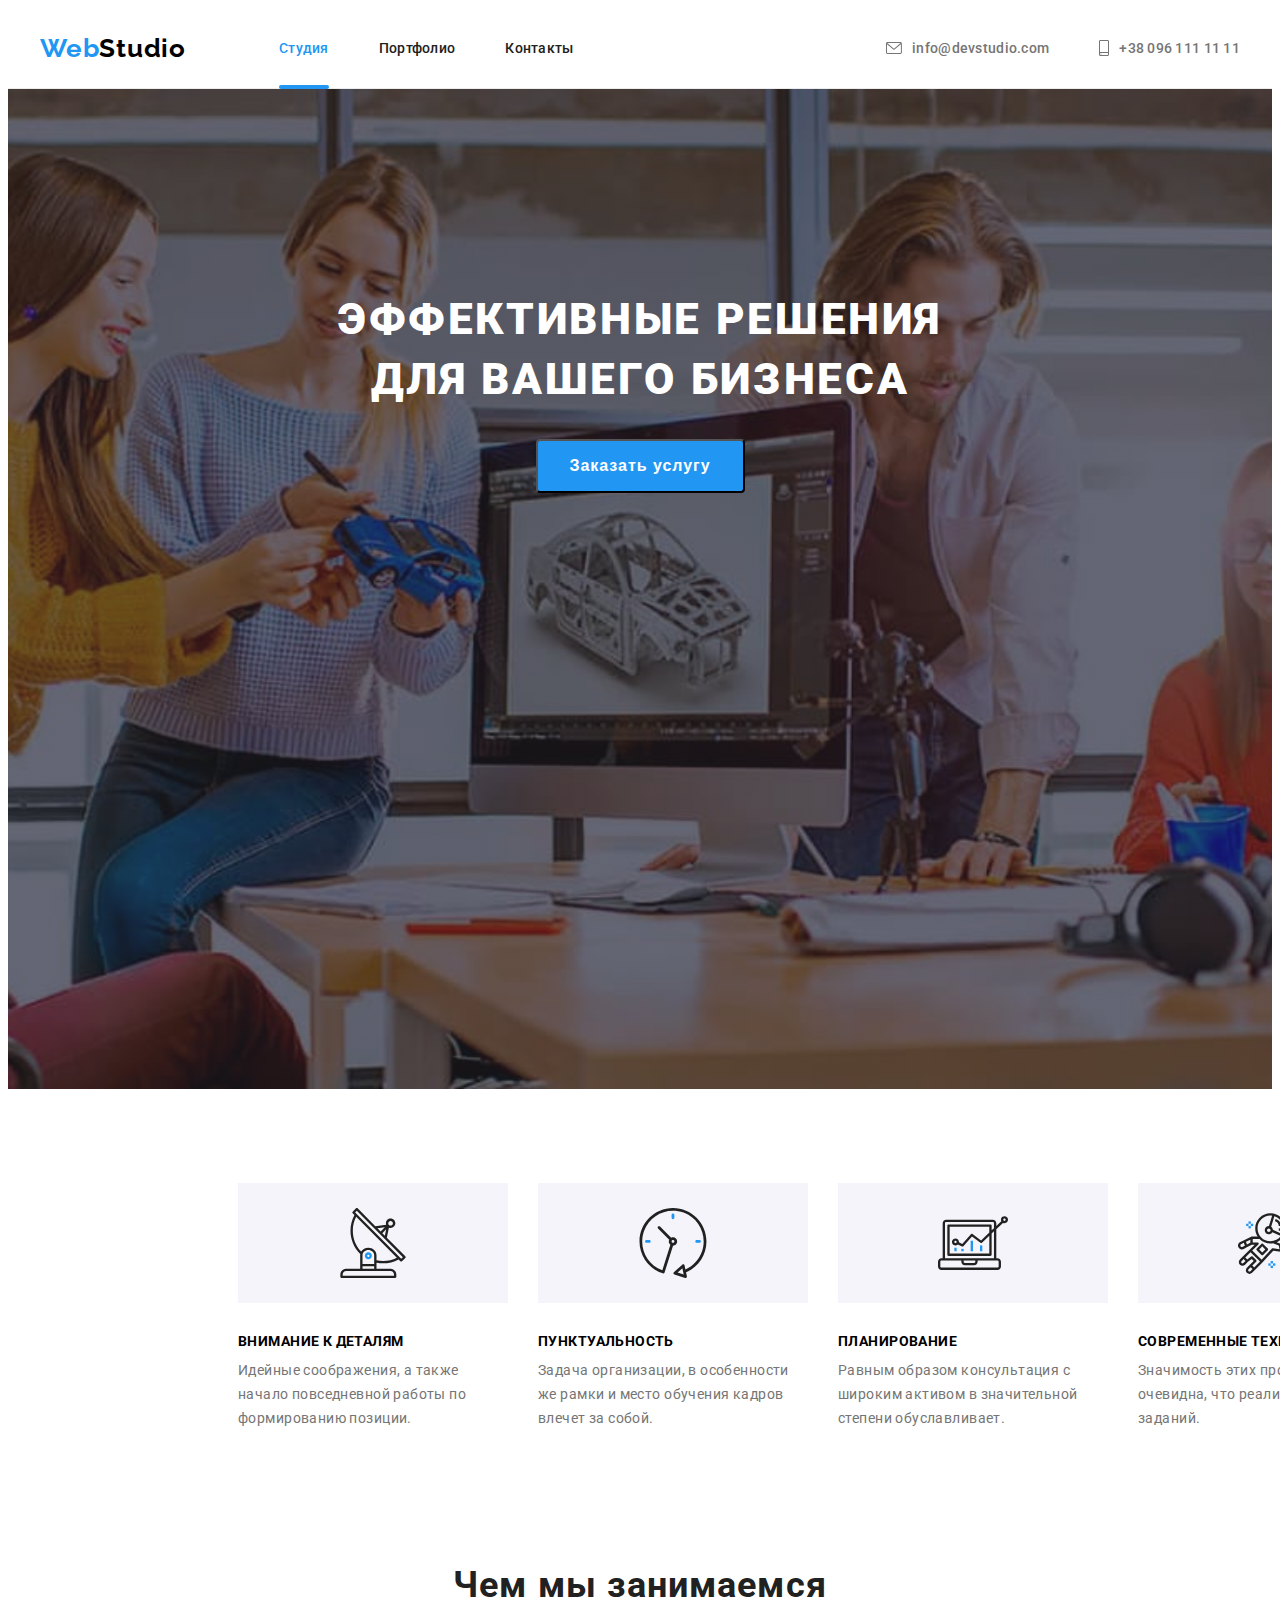
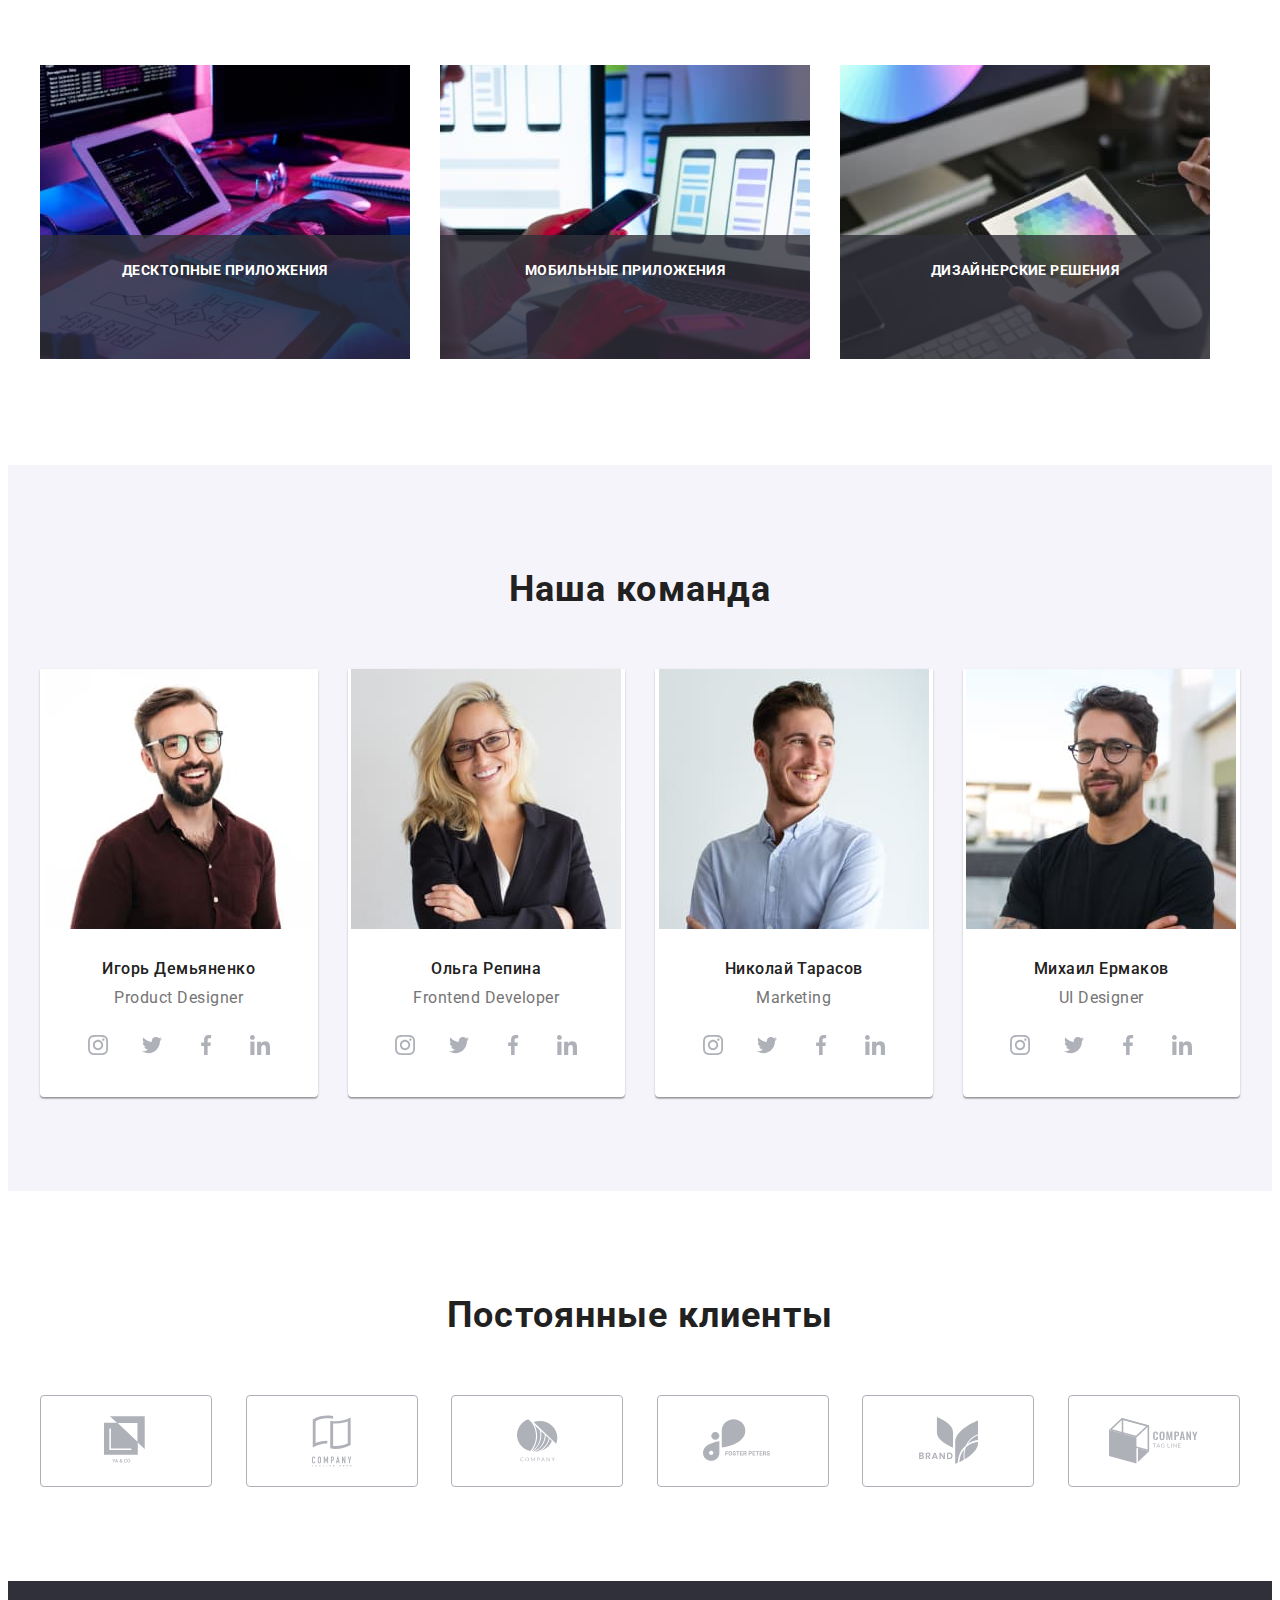
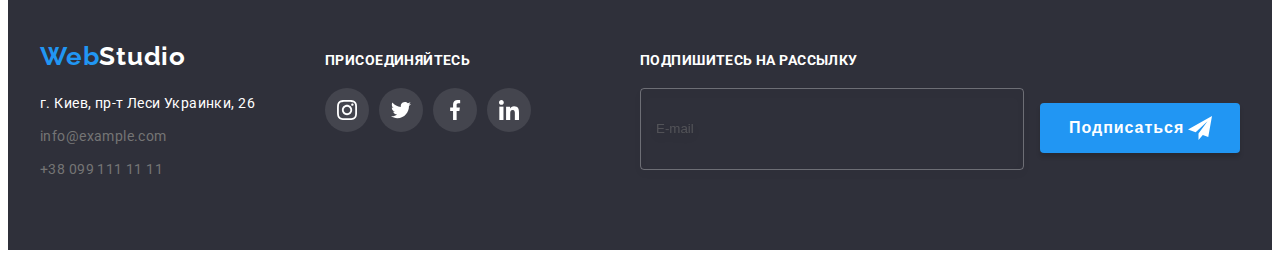
<file: index.html>
<!DOCTYPE html>
<html lang="ru">
  <head>
    <meta charset="UTF-8" />
    <meta name="viewport" content="width=device-width, initial-scale=1.0" />
    <title>WebStudio</title>
    <link
      rel="stylesheet"
      href="https://cdnjs.cloudflare.com/ajax/libs/modern-normalize/1.0.0/modern-normalize.min.css"
      integrity="sha512-ISS7cAi1PEhQ8jnbJpJZMd29NlhNj4AWYyLOSp2CE/CsHxTCu+r+t0D2yoJudVrd0/8fTVPUVDzY5Tvli75u/g=="
      crossorigin="anonymous"
    />
    <link rel="preconnect" href="https://fonts.gstatic.com" />
    <link
      href="https://fonts.googleapis.com/css2?family=Raleway:wght@700&family=Roboto:wght@400;500;700;900&display=swap"
      rel="stylesheet"
    />
    <link rel="stylesheet" href="./css/main.min.css" />
  </head>
  <body>
    <!--Header-->
    <header class="header">
      <div class="container">
        <nav class="navigation">
          <a class="logo" lang="en" href="./index.html"
            >Web<span class="logo-second">Studio</span></a
          >
          <ul class="navigation-list">
            <li class="navigation-list-item">
              <a class="navigation-list-link current-page" href="./index.html"
                >Студия</a
              >
            </li>
            <li class="navigation-list-item">
              <a class="navigation-list-link" href="./portfolio.html"
                >Портфолио</a
              >
            </li>
            <li class="navigation-list-item">
              <a class="navigation-list-link" href="">Контакты</a>
            </li>
          </ul>
        </nav>
        <button type="button" class="burger-btn" data-menu-button>
          <svg class="burger-icon">
            <use href="./images/sprite.svg#burger-icon"></use>
          </svg>
        </button>
        <ul class="contacts-list">
          <li class="contacts-list-item">
            <a class="contacts-list-link" href="mailto:info@devstudio.com">
              <svg class="icon-envelope">
                <use href="./images/sprite.svg#envelope"></use>
              </svg>
              <p>info@devstudio.com</p>
            </a>
          </li>
          <li class="contacts-list-item">
            <a class="contacts-list-link" href="tel:+380961111111"
              ><svg class="icon-smartphone">
                <use href="./images/sprite.svg#smartphone"></use>
              </svg>
              <p>+38 096 111 11 11</p></a
            >
          </li>
        </ul>
        <div class="mobile-menu" data-menu>
          <button type="button" class="mobile-close-btn">
            <svg class="mobile-close-icon" data-menu-close>
              <use href="./images/sprite.svg#close"></use>
            </svg>
          </button>
          <div class="mobile-menu-wrapper">
            <ul class="mobile-menu-nav">
              <li class="mobile-menu-nav-item">
                <a href="./index.html" class="mobile-menu-nav-link">Студия</a>
              </li>
              <li class="mobile-menu-nav-item">
                <a href="./portfolio.html" class="mobile-menu-nav-link"
                  >Портфолио</a
                >
              </li>
              <li class="mobile-menu-nav-item">
                <a href="" class="mobile-menu-nav-link">Контакты</a>
              </li>
            </ul>
            <ul class="mobile-contacts">
              <li class="mobile-contacts-item">
                <a href="tel:+380961111111" class="mobile-contacts-tel-link"
                  ><p>+38 096 111 11 11</p></a
                >
              </li>
              <li class="mobile-contacts-item">
                <a
                  href="mailto:info@devstudio.com"
                  class="mobile-contacts-mail-link"
                  ><p>info@devstudio.com</p></a
                >
              </li>
            </ul>
          </div>
          <ul class="mobile-social-list">
            <li class="mobile-social-list-item">
              <a href="" class="mobile-social-list-link">Instagram</a>
            </li>
            <li class="mobile-social-list-item">
              <a href="" class="mobile-social-list-link">Twitter</a>
            </li>
            <li class="mobile-social-list-item">
              <a href="" class="mobile-social-list-link">Facebook</a>
            </li>
            <li class="mobile-social-list-item">
              <a href="" class="mobile-social-list-link">LinkedIn</a>
            </li>
          </ul>
        </div>
      </div>
    </header>
    <!-- Main -->
    <main>
      <!--Hero-->
      <section class="hero">
        <div class="container">
          <div class="hero-title-container">
            <h1 class="hero-title">Эффективные решения для вашего бизнеса</h1>
            <button type="button" class="hero-title-link" data-modal-open>
              Заказать услугу
            </button>
          </div>
        </div>
      </section>
      <!--Advantages-->
      <section class="advantages">
        <div class="container">
          <h2 class="section-title visually-hidden">Наши преимущества</h2>
          <ul class="advantages-list">
            <li class="advantages-list-item">
              <div class="advantages-icon-thumb">
                <svg class="advantages-icon">
                  <use href="./images/sprite.svg#antenna"></use>
                </svg>
              </div>
              <h3 class="advantages-list-item-title">Внимание к деталям</h3>
              <p class="advantages-description">
                Идейные соображения, а также начало повседневной работы по
                формированию позиции.
              </p>
            </li>
            <li class="advantages-list-item">
              <div class="advantages-icon-thumb">
                <svg class="advantages-icon">
                  <use href="./images/sprite.svg#clock"></use>
                </svg>
              </div>
              <h3 class="advantages-list-item-title">Пунктуальность</h3>
              <p class="advantages-description">
                Задача организации, в особенности же рамки и место обучения
                кадров влечет за собой.
              </p>
            </li>
            <li class="advantages-list-item">
              <div class="advantages-icon-thumb">
                <svg class="advantages-icon">
                  <use href="./images/sprite.svg#diagram"></use>
                </svg>
              </div>
              <h3 class="advantages-list-item-title">Планирование</h3>
              <p class="advantages-description">
                Равным образом консультация с широким активом в значительной
                степени обуславливает.
              </p>
            </li>
            <li class="advantages-list-item">
              <div class="advantages-icon-thumb">
                <svg class="advantages-icon">
                  <use href="./images/sprite.svg#astronaut"></use>
                </svg>
              </div>
              <h3 class="advantages-list-item-title">Современные технологии</h3>
              <p class="advantages-description">
                Значимость этих проблем настолько очевидна, что реализация
                плановых заданий.
              </p>
            </li>
          </ul>
        </div>
      </section>
      <!--What are we doing-->
      <section class="what-are-we-doing">
        <div class="container">
          <h2 class="section-title">Чем мы занимаемся</h2>
          <ul class="what-are-we-doing-list">
            <li class="what-are-we-doing-list-item">
              <picture>
                <source
                  srcset="
                    ./images/pc/studio/what-we-are-doing/img-1.jpg    1x,
                    ./images/pc/studio/what-we-are-doing/img-1@2x.jpg 2x
                  "
                  media="(min-width: 1200px)"
                />
                <source
                  srcset="
                    ./images/pc/studio/what-we-are-doing/img-1.webp    1x,
                    ./images/pc/studio/what-we-are-doing/img-1@2x.webp 2x
                  "
                  media="(min-width: 1200px)"
                  type="image/webp"
                />
                <img
                  src="./images/pc/studio/what-we-are-doing/img-1.jpg"
                  alt="Компьютер"
                />
              </picture>
              <p class="img-description">Десктопные приложения</p>
            </li>
            <li class="what-are-we-doing-list-item">
              <picture>
                <source
                  srcset="
                    ./images/pc/studio/what-we-are-doing/img-2.jpg    1x,
                    ./images/pc/studio/what-we-are-doing/img-2@2x.jpg 2x
                  "
                  media="(min-width: 1200px)"
                />
                <source
                  srcset="
                    ./images/pc/studio/what-we-are-doing/img-2.webp    1x,
                    ./images/pc/studio/what-we-are-doing/img-2@2x.webp 2x
                  "
                  media="(min-width: 1200px)"
                  type="image/webp"
                />
                <img
                  src="./images/pc/studio/what-we-are-doing/img-2.jpg"
                  alt="Телефон"
                />
              </picture>
              <p class="img-description">Мобильные приложения</p>
            </li>
            <li class="what-are-we-doing-list-item">
              <picture>
                <source
                  srcset="
                    ./images/pc/studio/what-we-are-doing/img-3.jpg    1x,
                    ./images/pc/studio/what-we-are-doing/img-3@2x.jpg 2x
                  "
                  media="(min-width: 1200px)"
                />
                <source
                  srcset="
                    ./images/pc/studio/what-we-are-doing/img-3.webp    1x,
                    ./images/pc/studio/what-we-are-doing/img-3@2x.webp 2x
                  "
                  media="(min-width: 1200px)"
                  type="image/webp"
                />
                <img
                  src="./images/pc/studio/what-we-are-doing/img-3.jpg"
                  alt="Планшет"
                />
              </picture>
              <p class="img-description">Дизайнерские решения</p>
            </li>
          </ul>
        </div>
      </section>
      <!--Team-->
      <section class="team">
        <div class="container">
          <h2 class="section-title">Наша команда</h2>
          <ul class="team-list">
            <li class="team-list-item">
              <picture>
                <source
                  srcset="
                    ./images/pc/studio/team/img-1.jpg    1x,
                    ./images/pc/studio/team/img-1@2x.jpg 2x
                  "
                  media="(min-width: 1200px)"
                />
                <source
                  srcset="
                    ./images/pc/studio/team/img-1.webp    1x,
                    ./images/pc/studio/team/img-1@2x.webp 2x
                  "
                  media="(min-width: 1200px)"
                  type="image/webp"
                />
                <source
                  srcset="
                    ./images/tablet/studio/team/img-1.jpg    1x,
                    ./images/tablet/studio/team/img-1@2x.jpg 2x
                  "
                  media="(min-width: 768px)"
                />
                <source
                  srcset="
                    ./images/tablet/studio/team/img-1.webp    1x,
                    ./images/tablet/studio/team/img-1@2x.webp 2x
                  "
                  media="(min-width: 768px)"
                  type="image/webp"
                />
                <source
                  srcset="
                    ./images/mobile/studio/team/img-1.jpg    1x,
                    ./images/mobile/studio/team/img-1@2x.jpg 2x
                  "
                  media="(min-width: 320px)"
                />
                <source
                  srcset="
                    ./images/mobile/studio/team/img-1.webp    1x,
                    ./images/mobile/studio/team/img-1@2x.webp 2x
                  "
                  media="(min-width: 320px)"
                  type="image/webp"
                />
                <img
                  class="team-member-photo"
                  src="./images/mobile/studio/team/img-1.jpg"
                  alt="Игорь Демьяненко"
                />
              </picture>
              <div class="team-list-item-container">
                <h3 class="team-member">Игорь Демьяненко</h3>
                <p class="team-member-description" lang="en">
                  Product Designer
                </p>
                <ul class="social-list">
                  <li class="social-list-item">
                    <a href="" class="social-list-link">
                      <svg class="social-list-icon">
                        <use href="./images/sprite.svg#instagram"></use>
                      </svg>
                    </a>
                  </li>
                  <li class="social-list-item">
                    <a href="" class="social-list-link">
                      <svg class="social-list-icon">
                        <use href="./images/sprite.svg#twitter"></use>
                      </svg>
                    </a>
                  </li>
                  <li class="social-list-item">
                    <a href="" class="social-list-link">
                      <svg class="social-list-icon">
                        <use href="./images/sprite.svg#facebook"></use>
                      </svg>
                    </a>
                  </li>
                  <li class="social-list-item">
                    <a href="" class="social-list-link">
                      <svg class="social-list-icon">
                        <use href="./images/sprite.svg#linkedin"></use>
                      </svg>
                    </a>
                  </li>
                </ul>
              </div>
            </li>
            <li class="team-list-item">
              <picture>
                <source
                  srcset="
                    ./images/pc/studio/team/img-2.jpg    1x,
                    ./images/pc/studio/team/img-2@2x.jpg 2x
                  "
                  media="(min-width: 1200px)"
                />
                <source
                  srcset="
                    ./images/pc/studio/team/img-2.webp    1x,
                    ./images/pc/studio/team/img-2@2x.webp 2x
                  "
                  media="(min-width: 1200px)"
                  type="image/webp"
                />
                <source
                  srcset="
                    ./images/tablet/studio/team/img-2.jpg    1x,
                    ./images/tablet/studio/team/img-2@2x.jpg 2x
                  "
                  media="(min-width: 768px)"
                />
                <source
                  srcset="
                    ./images/tablet/studio/team/img-2.webp    1x,
                    ./images/tablet/studio/team/img-2@2x.webp 2x
                  "
                  media="(min-width: 768px)"
                  type="image/webp"
                />
                <source
                  srcset="
                    ./images/mobile/studio/team/img-2.jpg    1x,
                    ./images/mobile/studio/team/img-2@2x.jpg 2x
                  "
                  media="(min-width: 320px)"
                />
                <source
                  srcset="
                    ./images/mobile/studio/team/img-2.webp    1x,
                    ./images/mobile/studio/team/img-2@2x.webp 2x
                  "
                  media="(min-width: 320px)"
                  type="image/webp"
                />
                <img
                  class="team-member-photo"
                  src="./images/mobile/studio/team/img-2.jpg"
                  alt="Ольга Репина"
                />
              </picture>
              <div class="team-list-item-container">
                <h3 class="team-member">Ольга Репина</h3>
                <p class="team-member-description" lang="en">
                  Frontend Developer
                </p>
                <ul class="social-list">
                  <li class="social-list-item">
                    <a href="" class="social-list-link">
                      <svg class="social-list-icon">
                        <use href="./images/sprite.svg#instagram"></use>
                      </svg>
                    </a>
                  </li>
                  <li class="social-list-item">
                    <a href="" class="social-list-link">
                      <svg class="social-list-icon">
                        <use href="./images/sprite.svg#twitter"></use>
                      </svg>
                    </a>
                  </li>
                  <li class="social-list-item">
                    <a href="" class="social-list-link">
                      <svg class="social-list-icon">
                        <use href="./images/sprite.svg#facebook"></use>
                      </svg>
                    </a>
                  </li>
                  <li class="social-list-item">
                    <a href="" class="social-list-link">
                      <svg class="social-list-icon">
                        <use href="./images/sprite.svg#linkedin"></use>
                      </svg>
                    </a>
                  </li>
                </ul>
              </div>
            </li>
            <li class="team-list-item">
              <picture>
                <source
                  srcset="
                    ./images/pc/studio/team/img-3.jpg    1x,
                    ./images/pc/studio/team/img-3@2x.jpg 2x
                  "
                  media="(min-width: 1200px)"
                />
                <source
                  srcset="
                    ./images/pc/studio/team/img-3.webp    1x,
                    ./images/pc/studio/team/img-3@2x.webp 2x
                  "
                  media="(min-width: 1200px)"
                  type="image/webp"
                />
                <source
                  srcset="
                    ./images/tablet/studio/team/img-3.jpg    1x,
                    ./images/tablet/studio/team/img-3@2x.jpg 2x
                  "
                  media="(min-width: 768px)"
                />
                <source
                  srcset="
                    ./images/tablet/studio/team/img-3.webp    1x,
                    ./images/tablet/studio/team/img-3@2x.webp 2x
                  "
                  media="(min-width: 768px)"
                  type="image/webp"
                />
                <source
                  srcset="
                    ./images/mobile/studio/team/img-3.jpg    1x,
                    ./images/mobile/studio/team/img-3@2x.jpg 2x
                  "
                  media="(min-width: 320px)"
                />
                <source
                  srcset="
                    ./images/mobile/studio/team/img-3.webp    1x,
                    ./images/mobile/studio/team/img-3@2x.webp 2x
                  "
                  media="(min-width: 320px)"
                  type="image/webp"
                />
                <img
                  class="team-member-photo"
                  src="./images/mobile/studio/team/img-3.jpg"
                  alt="Николай Тарасов"
                />
              </picture>
              <div class="team-list-item-container">
                <h3 class="team-member">Николай Тарасов</h3>
                <p class="team-member-description" lang="en">Marketing</p>
                <ul class="social-list">
                  <li class="social-list-item">
                    <a href="" class="social-list-link">
                      <svg class="social-list-icon">
                        <use href="./images/sprite.svg#instagram"></use>
                      </svg>
                    </a>
                  </li>
                  <li class="social-list-item">
                    <a href="" class="social-list-link">
                      <svg class="social-list-icon">
                        <use href="./images/sprite.svg#twitter"></use>
                      </svg>
                    </a>
                  </li>
                  <li class="social-list-item">
                    <a href="" class="social-list-link">
                      <svg class="social-list-icon">
                        <use href="./images/sprite.svg#facebook"></use>
                      </svg>
                    </a>
                  </li>
                  <li class="social-list-item">
                    <a href="" class="social-list-link">
                      <svg class="social-list-icon">
                        <use href="./images/sprite.svg#linkedin"></use>
                      </svg>
                    </a>
                  </li>
                </ul>
              </div>
            </li>
            <li class="team-list-item">
              <picture>
                <source
                  srcset="
                    ./images/pc/studio/team/img-4.jpg    1x,
                    ./images/pc/studio/team/img-4@2x.jpg 2x
                  "
                  media="(min-width: 1200px)"
                />
                <source
                  srcset="
                    ./images/pc/studio/team/img-4.webp    1x,
                    ./images/pc/studio/team/img-4@2x.webp 2x
                  "
                  media="(min-width: 1200px)"
                  type="image/webp"
                />
                <source
                  srcset="
                    ./images/tablet/studio/team/img-4.jpg    1x,
                    ./images/tablet/studio/team/img-4@2x.jpg 2x
                  "
                  media="(min-width: 768px)"
                />
                <source
                  srcset="
                    ./images/tablet/studio/team/img-4.webp    1x,
                    ./images/tablet/studio/team/img-4@2x.webp 2x
                  "
                  media="(min-width: 768px)"
                  type="image/webp"
                />
                <source
                  srcset="
                    ./images/mobile/studio/team/img-4.jpg    1x,
                    ./images/mobile/studio/team/img-4@2x.jpg 2x
                  "
                  media="(min-width: 320px)"
                />
                <source
                  srcset="
                    ./images/mobile/studio/team/img-4.webp    1x,
                    ./images/mobile/studio/team/img-4@2x.webp 2x
                  "
                  media="(min-width: 320px)"
                  type="image/webp"
                />
                <img
                  class="team-member-photo"
                  src="./images/mobile/studio/team/img-4.jpg"
                  alt="Михаил Ермаков"
                />
              </picture>
              <div class="team-list-item-container">
                <h3 class="team-member">Михаил Ермаков</h3>
                <p class="team-member-description" lang="en">UI Designer</p>
                <ul class="social-list">
                  <li class="social-list-item">
                    <a href="" class="social-list-link">
                      <svg class="social-list-icon">
                        <use href="./images/sprite.svg#instagram"></use>
                      </svg>
                    </a>
                  </li>
                  <li class="social-list-item">
                    <a href="" class="social-list-link">
                      <svg class="social-list-icon">
                        <use href="./images/sprite.svg#twitter"></use>
                      </svg>
                    </a>
                  </li>
                  <li class="social-list-item">
                    <a href="" class="social-list-link">
                      <svg class="social-list-icon">
                        <use href="./images/sprite.svg#facebook"></use>
                      </svg>
                    </a>
                  </li>
                  <li class="social-list-item">
                    <a href="" class="social-list-link">
                      <svg class="social-list-icon">
                        <use href="./images/sprite.svg#linkedin"></use>
                      </svg>
                    </a>
                  </li>
                </ul>
              </div>
            </li>
          </ul>
        </div>
      </section>
      <!-- Сlients -->
      <section class="clients">
        <div class="container">
          <h2 class="section-title">Постоянные клиенты</h2>
          <ul class="clients-list">
            <li class="clients-list-item">
              <a href="" class="clients-list-link">
                <svg class="clients-icon clients-icon-1">
                  <use href="./images/sprite.svg#logo-1"></use>
                </svg>
              </a>
            </li>
            <li class="clients-list-item">
              <a href="" class="clients-list-link">
                <svg class="clients-icon clients-icon-2">
                  <use href="./images/sprite.svg#logo-2"></use>
                </svg>
              </a>
            </li>
            <li class="clients-list-item">
              <a href="" class="clients-list-link">
                <svg class="clients-icon clients-icon-3">
                  <use href="./images/sprite.svg#logo-3"></use>
                </svg>
              </a>
            </li>
            <li class="clients-list-item">
              <a href="" class="clients-list-link">
                <svg class="clients-icon clients-icon-4">
                  <use href="./images/sprite.svg#logo-4"></use>
                </svg>
              </a>
            </li>
            <li class="clients-list-item">
              <a href="" class="clients-list-link">
                <svg class="clients-icon clients-icon-5">
                  <use href="./images/sprite.svg#logo-5"></use>
                </svg>
              </a>
            </li>
            <li class="clients-list-item">
              <a href="" class="clients-list-link">
                <svg class="clients-icon clients-icon-6">
                  <use href="./images/sprite.svg#logo-6"></use>
                </svg>
              </a>
            </li>
          </ul>
        </div>
      </section>
    </main>
    <!--Footer-->
    <footer class="footer">
      <div class="container">
        <div class="footer-container">
          <div class="footer-left-side">
            <a class="logo" lang="en" href="./index.html"
              >Web<span class="logo-second-inverse">Studio</span></a
            >
            <address class="adress-container">
              <p class="adress">г. Киев, пр-т Леси Украинки, 26</p>
              <ul class="footer-contacts-list">
                <li class="footer-contacts-list-item">
                  <a
                    class="footer-contacts-list-link"
                    href="mailto:info@example.com"
                    >info@example.com</a
                  >
                </li>
                <li class="footer-contacts-list-item">
                  <a class="footer-contacts-list-link" href="tel:+380991111111"
                    >+38 099 111 11 11</a
                  >
                </li>
              </ul>
            </address>
          </div>
          <div class="join">
            <h2 class="join-title">присоединяйтесь</h2>
            <ul class="social-list">
              <li class="social-list-item">
                <a href="" class="social-list-link">
                  <svg class="social-list-icon">
                    <use href="./images/sprite.svg#instagram"></use>
                  </svg>
                </a>
              </li>
              <li class="social-list-item">
                <a href="" class="social-list-link">
                  <svg class="social-list-icon">
                    <use href="./images/sprite.svg#twitter"></use>
                  </svg>
                </a>
              </li>
              <li class="social-list-item">
                <a href="" class="social-list-link">
                  <svg class="social-list-icon">
                    <use href="./images/sprite.svg#facebook"></use>
                  </svg>
                </a>
              </li>
              <li class="social-list-item">
                <a href="" class="social-list-link">
                  <svg class="social-list-icon">
                    <use href="./images/sprite.svg#linkedin"></use>
                  </svg>
                </a>
              </li>
            </ul>
          </div>
          <div class="subscribe">
            <h2 class="join-title">Подпишитесь на рассылку</h2>
            <form class="subscribe-form">
              <input type="email" class="input" placeholder="E-mail" />
              <button type="submit">
                Подписаться
                <svg class="footer-send-icon">
                  <use href="./images/sprite.svg#footer-send"></use>
                </svg>
              </button>
            </form>
          </div>
        </div>
      </div>
    </footer>
    <!-- Modal -->
    <div class="backdrop is-hidden" data-modal>
      <div class="modal">
        <button type="button" class="modal-close-btn" data-modal-close>
          <svg class="modal-close-icon">
            <use href="./images/sprite.svg#close"></use>
          </svg>
        </button>

        <p class="call">Оставьте свои данные, мы вам перезвоним</p>

        <form action="#" class="modal-form">
          <label class="modal-form-input-label">
            <span class="description-wrapper">Имя</span>
            <span class="modal-form-input-wrapper">
              <input type="text" name="user-name" class="modal-form-input" />
              <svg class="modal-form-icon">
                <use href="./images/sprite.svg#modal-person"></use>
              </svg>
            </span>
          </label>

          <label class="modal-form-input-label">
            <span class="description-wrapper">Телефон</span>
            <span class="modal-form-input-wrapper">
              <input type="tel" name="user-phone" class="modal-form-input" />
              <svg class="modal-form-icon">
                <use href="./images/sprite.svg#modal-phone"></use>
              </svg>
            </span>
          </label>

          <label class="modal-form-input-label">
            <span class="description-wrapper">Почта</span>
            <span class="modal-form-input-wrapper">
              <input type="email" name="user-email" class="modal-form-input" />
              <svg class="modal-form-icon">
                <use href="./images/sprite.svg#modal-email"></use>
              </svg>
            </span>
          </label>

          <label class="user-message-label">
            <span class="description-wrapper">Комментарий</span>
            <textarea
              name="user-message"
              placeholder="Введите текст"
              class="modal-form-message"
            ></textarea>
          </label>

          <label class="checkbox-label">
            <input
              type="checkbox"
              name="user-policy"
              class="modal-form-check-policy visually-hidden"
            />
            Соглашаюсь с рассылкой и принимаю
            <a href="" class="policy">Условия договора</a>
            <svg class="checkbox-icon">
              <use href="./images/sprite.svg#checkbox"></use>
            </svg>
          </label>

          <button type="submit" class="modal-form-btn">Отправить</button>
        </form>
      </div>
    </div>
    <script src="./js/modal.js"></script>
    <script src="./js/mobile-menu.js"></script>
  </body>
</html>
</file>
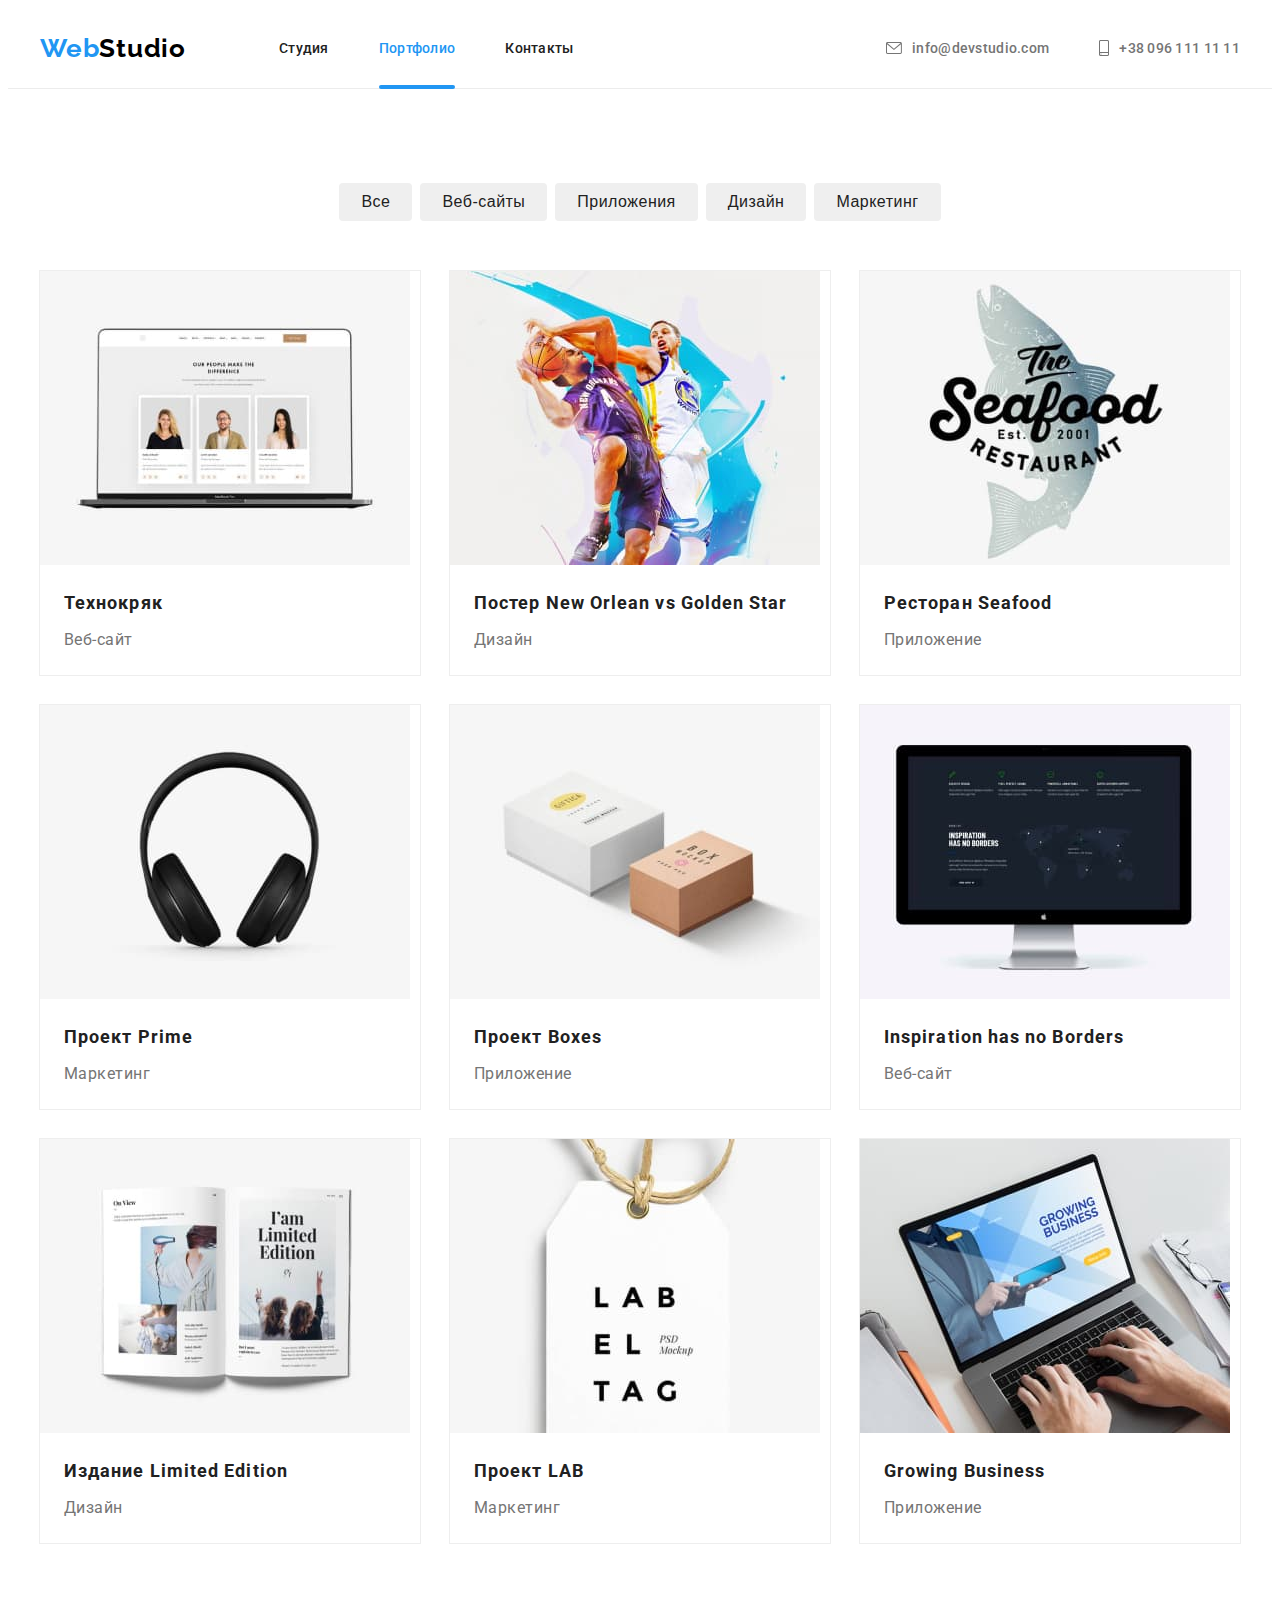
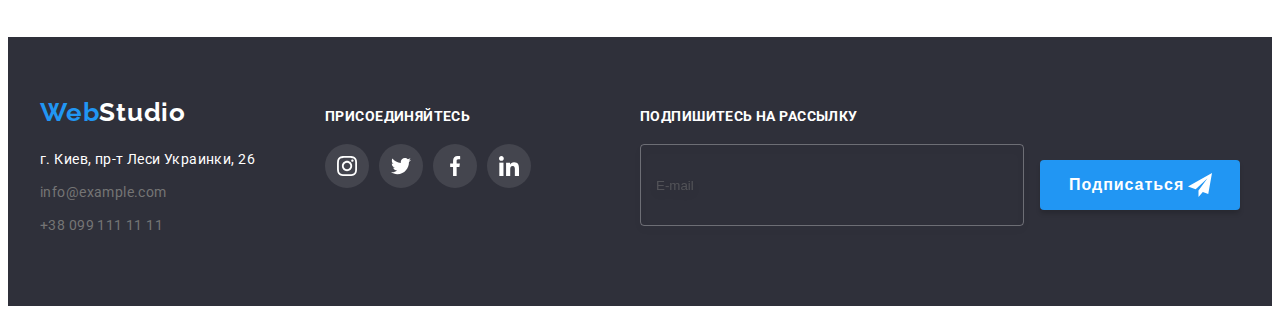
<file: portfolio.html>
<!DOCTYPE html>
<html lang="ru">
  <head>
    <meta charset="UTF-8" />
    <meta name="viewport" content="width=device-width, initial-scale=1.0" />
    <title>WebStudio</title>
    <link
      rel="stylesheet"
      href="https://cdnjs.cloudflare.com/ajax/libs/modern-normalize/1.0.0/modern-normalize.min.css"
      integrity="sha512-ISS7cAi1PEhQ8jnbJpJZMd29NlhNj4AWYyLOSp2CE/CsHxTCu+r+t0D2yoJudVrd0/8fTVPUVDzY5Tvli75u/g=="
      crossorigin="anonymous"
    />
    <link rel="preconnect" href="https://fonts.gstatic.com" />
    <link
      href="https://fonts.googleapis.com/css2?family=Raleway:wght@700&family=Roboto:wght@400;500;700;900&display=swap"
      rel="stylesheet"
    />
    <link rel="stylesheet" href="./css/portfolio.min.css" />
  </head>
  <body>
    <!--Header-->
    <header class="header">
      <div class="container">
        <nav class="navigation">
          <a class="logo" lang="en" href="./index.html"
            >Web<span class="logo-second">Studio</span></a
          >
          <ul class="navigation-list">
            <li class="navigation-list-item">
              <a class="navigation-list-link" href="./index.html">Студия</a>
            </li>
            <li class="navigation-list-item">
              <a
                class="navigation-list-link current-page"
                href="./portfolio.html"
                >Портфолио</a
              >
            </li>
            <li class="navigation-list-item">
              <a class="navigation-list-link" href="">Контакты</a>
            </li>
          </ul>
        </nav>
        <button type="button" class="burger-btn" data-menu-button>
          <svg class="burger-icon">
            <use href="./images/sprite.svg#burger-icon"></use>
          </svg>
        </button>
        <ul class="contacts-list">
          <li class="contacts-list-item">
            <a class="contacts-list-link" href="mailto:info@devstudio.com">
              <svg class="icon-envelope">
                <use href="./images/sprite.svg#envelope"></use>
              </svg>
              <p>info@devstudio.com</p>
            </a>
          </li>
          <li class="contacts-list-item">
            <a class="contacts-list-link" href="tel:+380961111111"
              ><svg class="icon-smartphone">
                <use href="./images/sprite.svg#smartphone"></use>
              </svg>
              <p>+38 096 111 11 11</p></a
            >
          </li>
        </ul>
        <div class="mobile-menu" data-menu>
          <button type="button" class="mobile-close-btn">
            <svg class="mobile-close-icon" data-menu-close>
              <use href="./images/sprite.svg#close"></use>
            </svg>
          </button>
          <div class="mobile-menu-wrapper">
            <ul class="mobile-menu-nav">
              <li class="mobile-menu-nav-item">
                <a href="./index.html" class="mobile-menu-nav-link">Студия</a>
              </li>
              <li class="mobile-menu-nav-item">
                <a href="./portfolio.html" class="mobile-menu-nav-link"
                  >Портфолио</a
                >
              </li>
              <li class="mobile-menu-nav-item">
                <a href="" class="mobile-menu-nav-link">Контакты</a>
              </li>
            </ul>
            <ul class="mobile-contacts">
              <li class="mobile-contacts-item">
                <a href="tel:+380961111111" class="mobile-contacts-tel-link"
                  ><p>+38 096 111 11 11</p></a
                >
              </li>
              <li class="mobile-contacts-item">
                <a
                  href="mailto:info@devstudio.com"
                  class="mobile-contacts-mail-link"
                  ><p>info@devstudio.com</p></a
                >
              </li>
            </ul>
          </div>
          <ul class="mobile-social-list">
            <li class="mobile-social-list-item">
              <a href="" class="mobile-social-list-link">Instagram</a>
            </li>
            <li class="mobile-social-list-item">
              <a href="" class="mobile-social-list-link">Twitter</a>
            </li>
            <li class="mobile-social-list-item">
              <a href="" class="mobile-social-list-link">Facebook</a>
            </li>
            <li class="mobile-social-list-item">
              <a href="" class="mobile-social-list-link">LinkedIn</a>
            </li>
          </ul>
        </div>
      </div>
    </header>
    <!-- Main -->
    <main>
      <!-- Projects -->
      <section class="projects">
        <div class="container">
          <ul class="filter-list">
            <li class="filter-list-item">
              <button class="filter-list-btn" type="button">Все</button>
            </li>
            <li class="filter-list-item">
              <button class="filter-list-btn" type="button">Веб-сайты</button>
            </li>
            <li class="filter-list-item">
              <button class="filter-list-btn" type="button">Приложения</button>
            </li>
            <li class="filter-list-item">
              <button class="filter-list-btn" type="button">Дизайн</button>
            </li>
            <li class="filter-list-item">
              <button class="filter-list-btn" type="button">Маркетинг</button>
            </li>
          </ul>
          <h2 class="section-title visually-hidden">Проекты</h2>
          <ul class="projects-list">
            <li class="projects-list-item">
              <a href="" class="projects-list-link">
                <div class="project-photo-wrapper">
                  <picture>
                    <source
                      srcset="
                        ./images/pc/portfolio/img-1.jpg    1x,
                        ./images/pc/portfolio/img-1@2x.jpg 2x
                      "
                      media="(min-width: 1200px)"
                    />
                    <source
                      srcset="
                        ./images/pc/portfolio/img-1.webp    1x,
                        ./images/pc/portfolio/img-1@2x.webp 2x
                      "
                      media="(min-width: 1200px)"
                      type="image/webp"
                    />
                    <source
                      srcset="
                        ./images/tablet/portfolio/img-1.jpg    1x,
                        ./images/tablet/portfolio/img-1@2x.jpg 2x
                      "
                      media="(min-width: 768px)"
                    />
                    <source
                      srcset="
                        ./images/tablet/portfolio/img-1.webp    1x,
                        ./images/tablet/portfolio/img-1@2x.webp 2x
                      "
                      media="(min-width: 768px)"
                      type="image/webp"
                    />
                    <source
                      srcset="
                        ./images/mobile/portfolio/img-1.jpg    1x,
                        ./images/mobile/portfolio/img-1@2x.jpg 2x
                      "
                      media="(min-width: 320px)"
                    />
                    <source
                      srcset="
                        ./images/mobile/portfolio/img-1.webp    1x,
                        ./images/mobile/portfolio/img-1@2x.webp 2x
                      "
                      media="(min-width: 320px)"
                      type="image/webp"
                    />
                    <img
                      class="project-photo"
                      src="./images/mobile/portfolio/img-1.jpg"
                      alt="Веб-сайт"
                    />
                  </picture>
                  <p class="project-photo-overlay">
                    Технокряк это современная площадка распространения
                    коронавируса. Компании используют эту платформу для
                    цифрового шпионажа и атак на защищённые сервера конкурентов.
                  </p>
                </div>
                <div class="project-list-item-container">
                  <h3 class="projects-list-item-title">Технокряк</h3>
                  <p class="projects-list-item-description">Веб-сайт</p>
                </div>
              </a>
            </li>
            <li class="projects-list-item">
              <a href="" class="projects-list-link">
                <div class="project-photo-wrapper">
                  <picture>
                    <source
                      srcset="
                        ./images/pc/portfolio/img-2.jpg    1x,
                        ./images/pc/portfolio/img-2@2x.jpg 2x
                      "
                      media="(min-width: 1200px)"
                    />
                    <source
                      srcset="
                        ./images/pc/portfolio/img-2.webp    1x,
                        ./images/pc/portfolio/img-2@2x.webp 2x
                      "
                      media="(min-width: 1200px)"
                      type="image/webp"
                    />
                    <source
                      srcset="
                        ./images/tablet/portfolio/img-2.jpg    1x,
                        ./images/tablet/portfolio/img-2@2x.jpg 2x
                      "
                      media="(min-width: 768px)"
                    />
                    <source
                      srcset="
                        ./images/tablet/portfolio/img-2.webp    1x,
                        ./images/tablet/portfolio/img-2@2x.webp 2x
                      "
                      media="(min-width: 768px)"
                      type="image/webp"
                    />
                    <source
                      srcset="
                        ./images/mobile/portfolio/img-2.jpg    1x,
                        ./images/mobile/portfolio/img-2@2x.jpg 2x
                      "
                      media="(min-width: 320px)"
                    />
                    <source
                      srcset="
                        ./images/mobile/portfolio/img-2.webp    1x,
                        ./images/mobile/portfolio/img-2@2x.webp 2x
                      "
                      media="(min-width: 320px)"
                      type="image/webp"
                    />
                    <img
                      class="project-photo"
                      src="./images/mobile/portfolio/img-2.jpg"
                      alt="Баскетболисты"
                    />
                  </picture>
                  <p class="project-photo-overlay">
                    Технокряк это современная площадка распространения
                    коронавируса. Компании используют эту платформу для
                    цифрового шпионажа и атак на защищённые сервера конкурентов.
                  </p>
                </div>
                <div class="project-list-item-container">
                  <h3 class="projects-list-item-title">
                    Постер New Orlean vs Golden Star
                  </h3>
                  <p class="projects-list-item-description">Дизайн</p>
                </div>
              </a>
            </li>
            <li class="projects-list-item">
              <a href="" class="projects-list-link">
                <div class="project-photo-wrapper">
                  <picture>
                    <source
                      srcset="
                        ./images/pc/portfolio/img-3.jpg    1x,
                        ./images/pc/portfolio/img-3@2x.jpg 2x
                      "
                      media="(min-width: 1200px)"
                    />
                    <source
                      srcset="
                        ./images/pc/portfolio/img-3.webp    1x,
                        ./images/pc/portfolio/img-3@2x.webp 2x
                      "
                      media="(min-width: 1200px)"
                      type="image/webp"
                    />
                    <source
                      srcset="
                        ./images/tablet/portfolio/img-3.jpg    1x,
                        ./images/tablet/portfolio/img-3@2x.jpg 2x
                      "
                      media="(min-width: 768px)"
                    />
                    <source
                      srcset="
                        ./images/tablet/portfolio/img-3.webp    1x,
                        ./images/tablet/portfolio/img-3@2x.webp 2x
                      "
                      media="(min-width: 768px)"
                      type="image/webp"
                    />
                    <source
                      srcset="
                        ./images/mobile/portfolio/img-3.jpg    1x,
                        ./images/mobile/portfolio/img-3@2x.jpg 2x
                      "
                      media="(min-width: 320px)"
                    />
                    <source
                      srcset="
                        ./images/mobile/portfolio/img-3.webp    1x,
                        ./images/mobile/portfolio/img-3@2x.webp 2x
                      "
                      media="(min-width: 320px)"
                      type="image/webp"
                    />
                    <img
                      class="project-photo"
                      src="./images/mobile/portfolio/img-3.jpg"
                      alt="Эмблема рыбного ресторана"
                    />
                  </picture>
                  <p class="project-photo-overlay">
                    Технокряк это современная площадка распространения
                    коронавируса. Компании используют эту платформу для
                    цифрового шпионажа и атак на защищённые сервера конкурентов.
                  </p>
                </div>
                <div class="project-list-item-container">
                  <h3 class="projects-list-item-title">Ресторан Seafood</h3>
                  <p class="projects-list-item-description">Приложение</p>
                </div>
              </a>
            </li>
            <li class="projects-list-item">
              <a href="" class="projects-list-link">
                <div class="project-photo-wrapper">
                  <picture>
                    <source
                      srcset="
                        ./images/pc/portfolio/img-4.jpg    1x,
                        ./images/pc/portfolio/img-4@2x.jpg 2x
                      "
                      media="(min-width: 1200px)"
                    />
                    <source
                      srcset="
                        ./images/pc/portfolio/img-4.webp    1x,
                        ./images/pc/portfolio/img-4@2x.webp 2x
                      "
                      media="(min-width: 1200px)"
                      type="image/webp"
                    />
                    <source
                      srcset="
                        ./images/tablet/portfolio/img-4.jpg    1x,
                        ./images/tablet/portfolio/img-4@2x.jpg 2x
                      "
                      media="(min-width: 768px)"
                    />
                    <source
                      srcset="
                        ./images/tablet/portfolio/img-4.webp    1x,
                        ./images/tablet/portfolio/img-4@2x.webp 2x
                      "
                      media="(min-width: 768px)"
                      type="image/webp"
                    />
                    <source
                      srcset="
                        ./images/mobile/portfolio/img-4.jpg    1x,
                        ./images/mobile/portfolio/img-4@2x.jpg 2x
                      "
                      media="(min-width: 320px)"
                    />
                    <source
                      srcset="
                        ./images/mobile/portfolio/img-4.webp    1x,
                        ./images/mobile/portfolio/img-4@2x.webp 2x
                      "
                      media="(min-width: 320px)"
                      type="image/webp"
                    />
                    <img
                      class="project-photo"
                      src="./images/mobile/portfolio/img-4.jpg"
                      alt="Наушники"
                    />
                  </picture>
                  <p class="project-photo-overlay">
                    Технокряк это современная площадка распространения
                    коронавируса. Компании используют эту платформу для
                    цифрового шпионажа и атак на защищённые сервера конкурентов.
                  </p>
                </div>
                <div class="project-list-item-container">
                  <h3 class="projects-list-item-title">Проект Prime</h3>
                  <p class="projects-list-item-description">Маркетинг</p>
                </div>
              </a>
            </li>
            <li class="projects-list-item">
              <a href="" class="projects-list-link">
                <div class="project-photo-wrapper">
                  <picture>
                    <source
                      srcset="
                        ./images/pc/portfolio/img-5.jpg    1x,
                        ./images/pc/portfolio/img-5@2x.jpg 2x
                      "
                      media="(min-width: 1200px)"
                    />
                    <source
                      srcset="
                        ./images/pc/portfolio/img-5.webp    1x,
                        ./images/pc/portfolio/img-5@2x.webp 2x
                      "
                      media="(min-width: 1200px)"
                      type="image/webp"
                    />
                    <source
                      srcset="
                        ./images/tablet/portfolio/img-5.jpg    1x,
                        ./images/tablet/portfolio/img-5@2x.jpg 2x
                      "
                      media="(min-width: 768px)"
                    />
                    <source
                      srcset="
                        ./images/tablet/portfolio/img-5.webp    1x,
                        ./images/tablet/portfolio/img-5@2x.webp 2x
                      "
                      media="(min-width: 768px)"
                      type="image/webp"
                    />
                    <source
                      srcset="
                        ./images/mobile/portfolio/img-5.jpg    1x,
                        ./images/mobile/portfolio/img-5@2x.jpg 2x
                      "
                      media="(min-width: 320px)"
                    />
                    <source
                      srcset="
                        ./images/mobile/portfolio/img-5.webp    1x,
                        ./images/mobile/portfolio/img-5@2x.webp 2x
                      "
                      media="(min-width: 320px)"
                      type="image/webp"
                    />
                    <img
                      class="project-photo"
                      src="./images/mobile/portfolio/img-5.jpg"
                      alt="Две коробки"
                    />
                  </picture>
                  <p class="project-photo-overlay">
                    Технокряк это современная площадка распространения
                    коронавируса. Компании используют эту платформу для
                    цифрового шпионажа и атак на защищённые сервера конкурентов.
                  </p>
                </div>
                <div class="project-list-item-container">
                  <h3 class="projects-list-item-title">Проект Boxes</h3>
                  <p class="projects-list-item-description">Приложение</p>
                </div>
              </a>
            </li>
            <li class="projects-list-item">
              <a href="" class="projects-list-link">
                <div class="project-photo-wrapper">
                  <picture>
                    <source
                      srcset="
                        ./images/pc/portfolio/img-6.jpg    1x,
                        ./images/pc/portfolio/img-6@2x.jpg 2x
                      "
                      media="(min-width: 1200px)"
                    />
                    <source
                      srcset="
                        ./images/pc/portfolio/img-6.webp    1x,
                        ./images/pc/portfolio/img-6@2x.webp 2x
                      "
                      media="(min-width: 1200px)"
                      type="image/webp"
                    />
                    <source
                      srcset="
                        ./images/tablet/portfolio/img-6.jpg    1x,
                        ./images/tablet/portfolio/img-6@2x.jpg 2x
                      "
                      media="(min-width: 768px)"
                    />
                    <source
                      srcset="
                        ./images/tablet/portfolio/img-6.webp    1x,
                        ./images/tablet/portfolio/img-6@2x.webp 2x
                      "
                      media="(min-width: 768px)"
                      type="image/webp"
                    />
                    <source
                      srcset="
                        ./images/mobile/portfolio/img-6.jpg    1x,
                        ./images/mobile/portfolio/img-6@2x.jpg 2x
                      "
                      media="(min-width: 320px)"
                    />
                    <source
                      srcset="
                        ./images/mobile/portfolio/img-6.webp    1x,
                        ./images/mobile/portfolio/img-6@2x.webp 2x
                      "
                      media="(min-width: 320px)"
                      type="image/webp"
                    />
                    <img
                      class="project-photo"
                      src="./images/mobile/portfolio/img-6.jpg"
                      alt="Веб-сайт"
                    />
                  </picture>
                  <p class="project-photo-overlay">
                    Технокряк это современная площадка распространения
                    коронавируса. Компании используют эту платформу для
                    цифрового шпионажа и атак на защищённые сервера конкурентов.
                  </p>
                </div>
                <div class="project-list-item-container">
                  <h3 class="projects-list-item-title">
                    Inspiration has no Borders
                  </h3>
                  <p class="projects-list-item-description">Веб-сайт</p>
                </div>
              </a>
            </li>
            <li class="projects-list-item">
              <a href="" class="projects-list-link">
                <div class="project-photo-wrapper">
                  <picture>
                    <source
                      srcset="
                        ./images/pc/portfolio/img-7.jpg    1x,
                        ./images/pc/portfolio/img-7@2x.jpg 2x
                      "
                      media="(min-width: 1200px)"
                    />
                    <source
                      srcset="
                        ./images/pc/portfolio/img-7.webp    1x,
                        ./images/pc/portfolio/img-7@2x.webp 2x
                      "
                      media="(min-width: 1200px)"
                      type="image/webp"
                    />
                    <source
                      srcset="
                        ./images/tablet/portfolio/img-7.jpg    1x,
                        ./images/tablet/portfolio/img-7@2x.jpg 2x
                      "
                      media="(min-width: 768px)"
                    />
                    <source
                      srcset="
                        ./images/tablet/portfolio/img-7.webp    1x,
                        ./images/tablet/portfolio/img-7@2x.webp 2x
                      "
                      media="(min-width: 768px)"
                      type="image/webp"
                    />
                    <source
                      srcset="
                        ./images/mobile/portfolio/img-7.jpg    1x,
                        ./images/mobile/portfolio/img-7@2x.jpg 2x
                      "
                      media="(min-width: 320px)"
                    />
                    <source
                      srcset="
                        ./images/mobile/portfolio/img-7.webp    1x,
                        ./images/mobile/portfolio/img-7@2x.webp 2x
                      "
                      media="(min-width: 320px)"
                      type="image/webp"
                    />
                    <img
                      class="project-photo"
                      src="./images/mobile/portfolio/img-7.jpg"
                      alt="Издание Limited Edition"
                    />
                  </picture>
                  <p class="project-photo-overlay">
                    Технокряк это современная площадка распространения
                    коронавируса. Компании используют эту платформу для
                    цифрового шпионажа и атак на защищённые сервера конкурентов.
                  </p>
                </div>
                <div class="project-list-item-container">
                  <h3 class="projects-list-item-title">
                    Издание Limited Edition
                  </h3>
                  <p class="projects-list-item-description">Дизайн</p>
                </div>
              </a>
            </li>
            <li class="projects-list-item">
              <a href="" class="projects-list-link">
                <div class="project-photo-wrapper">
                  <picture>
                    <source
                      srcset="
                        ./images/pc/portfolio/img-8.jpg    1x,
                        ./images/pc/portfolio/img-8@2x.jpg 2x
                      "
                      media="(min-width: 1200px)"
                    />
                    <source
                      srcset="
                        ./images/pc/portfolio/img-8.webp    1x,
                        ./images/pc/portfolio/img-8@2x.webp 2x
                      "
                      media="(min-width: 1200px)"
                      type="image/webp"
                    />
                    <source
                      srcset="
                        ./images/tablet/portfolio/img-8.jpg    1x,
                        ./images/tablet/portfolio/img-8@2x.jpg 2x
                      "
                      media="(min-width: 768px)"
                    />
                    <source
                      srcset="
                        ./images/tablet/portfolio/img-8.webp    1x,
                        ./images/tablet/portfolio/img-8@2x.webp 2x
                      "
                      media="(min-width: 768px)"
                      type="image/webp"
                    />
                    <source
                      srcset="
                        ./images/mobile/portfolio/img-8.jpg    1x,
                        ./images/mobile/portfolio/img-8@2x.jpg 2x
                      "
                      media="(min-width: 320px)"
                    />
                    <source
                      srcset="
                        ./images/mobile/portfolio/img-8.webp    1x,
                        ./images/mobile/portfolio/img-8@2x.webp 2x
                      "
                      media="(min-width: 320px)"
                      type="image/webp"
                    />
                    <img
                      class="project-photo"
                      src="./images/mobile/portfolio/img-8.jpg"
                      alt="Бирка с надписями"
                    />
                  </picture>
                  <p class="project-photo-overlay">
                    Технокряк это современная площадка распространения
                    коронавируса. Компании используют эту платформу для
                    цифрового шпионажа и атак на защищённые сервера конкурентов.
                  </p>
                </div>
                <div class="project-list-item-container">
                  <h3 class="projects-list-item-title">Проект LAB</h3>
                  <p class="projects-list-item-description">Маркетинг</p>
                </div>
              </a>
            </li>
            <li class="projects-list-item">
              <a href="" class="projects-list-link">
                <div class="project-photo-wrapper">
                  <picture>
                    <source
                      srcset="
                        ./images/pc/portfolio/img-9.jpg    1x,
                        ./images/pc/portfolio/img-9@2x.jpg 2x
                      "
                      media="(min-width: 1200px)"
                    />
                    <source
                      srcset="
                        ./images/pc/portfolio/img-9.webp    1x,
                        ./images/pc/portfolio/img-9@2x.webp 2x
                      "
                      media="(min-width: 1200px)"
                      type="image/webp"
                    />
                    <source
                      srcset="
                        ./images/tablet/portfolio/img-9.jpg    1x,
                        ./images/tablet/portfolio/img-9@2x.jpg 2x
                      "
                      media="(min-width: 768px)"
                    />
                    <source
                      srcset="
                        ./images/tablet/portfolio/img-9.webp    1x,
                        ./images/tablet/portfolio/img-9@2x.webp 2x
                      "
                      media="(min-width: 768px)"
                      type="image/webp"
                    />
                    <source
                      srcset="
                        ./images/mobile/portfolio/img-9.jpg    1x,
                        ./images/mobile/portfolio/img-9@2x.jpg 2x
                      "
                      media="(min-width: 320px)"
                    />
                    <source
                      srcset="
                        ./images/mobile/portfolio/img-9.webp    1x,
                        ./images/mobile/portfolio/img-9@2x.webp 2x
                      "
                      media="(min-width: 320px)"
                      type="image/webp"
                    />
                    <img
                      class="project-photo"
                      src="./images/mobile/portfolio/img-9.jpg"
                      alt="Приложение"
                    />
                  </picture>
                  <p class="project-photo-overlay">
                    Технокряк это современная площадка распространения
                    коронавируса. Компании используют эту платформу для
                    цифрового шпионажа и атак на защищённые сервера конкурентов.
                  </p>
                </div>
                <div class="project-list-item-container">
                  <h3 class="projects-list-item-title">Growing Business</h3>
                  <p class="projects-list-item-description">Приложение</p>
                </div>
              </a>
            </li>
          </ul>
        </div>
      </section>
    </main>
    <!--Footer-->
    <footer class="footer">
      <div class="container">
        <div class="footer-container">
          <div class="footer-left-side">
            <a class="logo" lang="en" href="./index.html"
              >Web<span class="logo-second-inverse">Studio</span></a
            >
            <address class="adress-container">
              <p class="adress">г. Киев, пр-т Леси Украинки, 26</p>
              <ul class="footer-contacts-list">
                <li class="footer-contacts-list-item">
                  <a
                    class="footer-contacts-list-link"
                    href="mailto:info@example.com"
                    >info@example.com</a
                  >
                </li>
                <li class="footer-contacts-list-item">
                  <a class="footer-contacts-list-link" href="tel:+380991111111"
                    >+38 099 111 11 11</a
                  >
                </li>
              </ul>
            </address>
          </div>
          <div class="join">
            <h2 class="join-title">присоединяйтесь</h2>
            <ul class="social-list">
              <li class="social-list-item">
                <a href="" class="social-list-link">
                  <svg class="social-list-icon">
                    <use href="./images/sprite.svg#instagram"></use>
                  </svg>
                </a>
              </li>
              <li class="social-list-item">
                <a href="" class="social-list-link">
                  <svg class="social-list-icon">
                    <use href="./images/sprite.svg#twitter"></use>
                  </svg>
                </a>
              </li>
              <li class="social-list-item">
                <a href="" class="social-list-link">
                  <svg class="social-list-icon">
                    <use href="./images/sprite.svg#facebook"></use>
                  </svg>
                </a>
              </li>
              <li class="social-list-item">
                <a href="" class="social-list-link">
                  <svg class="social-list-icon">
                    <use href="./images/sprite.svg#linkedin"></use>
                  </svg>
                </a>
              </li>
            </ul>
          </div>
          <div class="subscribe">
            <h2 class="join-title">Подпишитесь на рассылку</h2>
            <form class="subscribe-form">
              <input type="email" class="input" placeholder="E-mail" />
              <button type="submit">
                Подписаться
                <svg class="footer-send-icon">
                  <use href="./images/sprite.svg#footer-send"></use>
                </svg>
              </button>
            </form>
          </div>
        </div>
      </div>
    </footer>
    <script src="./js/mobile-menu.js"></script>
  </body>
</html>
</file>
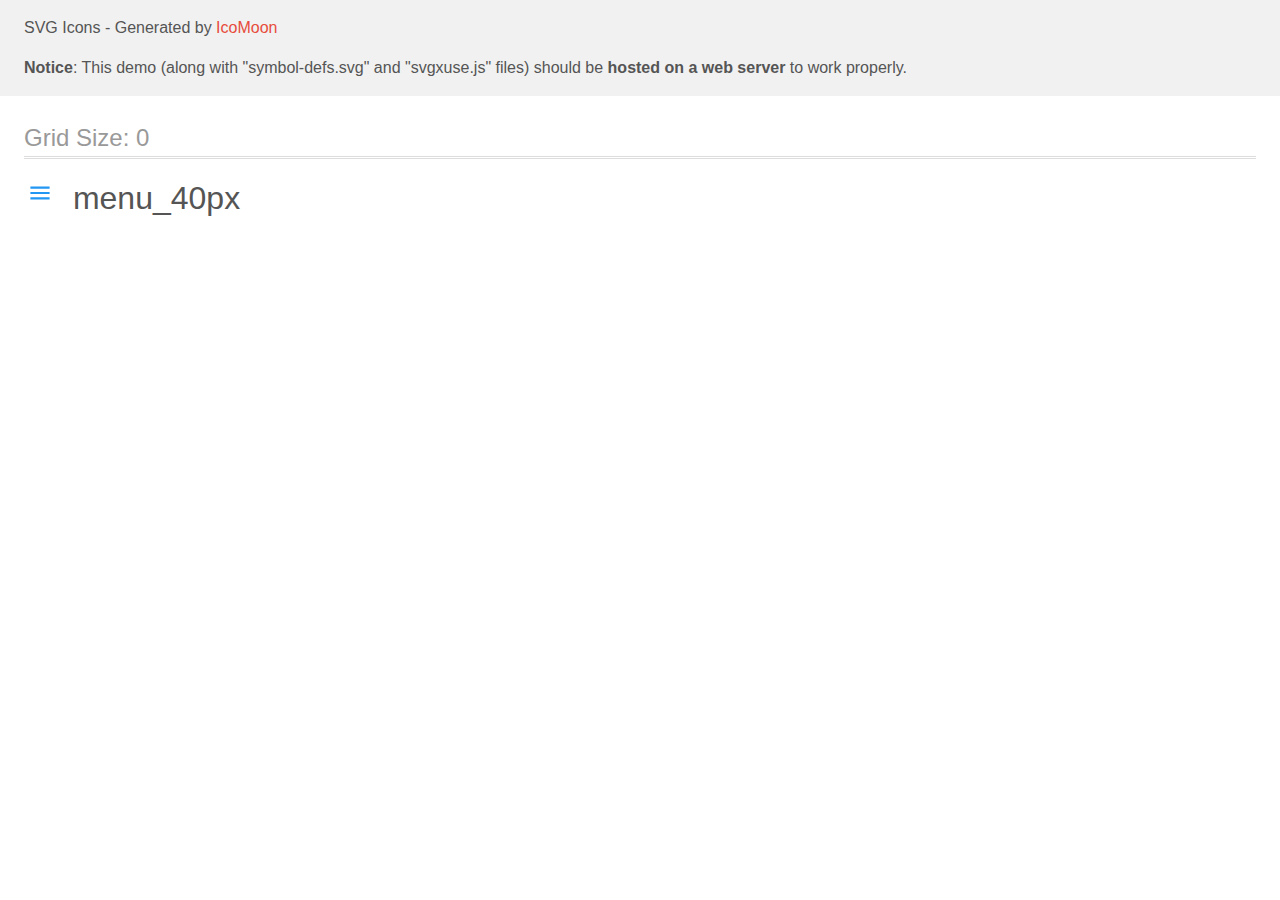
<file: images/for-sprite/icomoon/demo-external-svg.html>
<!doctype html>
<html>
<head>
    <title>IcoMoon - SVG Icons</title>
    <meta charset="utf-8">
    <meta name="viewport" content="width=device-width, initial-scale=1">
    <link rel="stylesheet" href="demo-files/demo.css">
    <link rel="stylesheet" href="style.css">
</head>
<body>
<header class="bgc1 clearfix">
<div class="mhl">
    <p>SVG Icons - Generated by <a href="https://icomoon.io/app">IcoMoon</a></p><p><strong>Notice</strong>: This demo (along with "symbol-defs.svg" and "svgxuse.js" files) should be <b>hosted on a web server</b> to work properly.</p>
</div>
</header>
    <div class="clearfix mhl ptl">
        <h1 class="mvm mtn fgc1">Grid Size: 0</h1>
        <div class="glyph fs1">
            <div class="clearfix pbs">
                <svg class="icon menu_40px"><use xlink:href="symbol-defs.svg#menu_40px"></use></svg><span class="name"> menu_40px</span>
            </div>
        </div>
  </div>
<script defer src="svgxuse.js"></script>
</body>
</html>
</file>
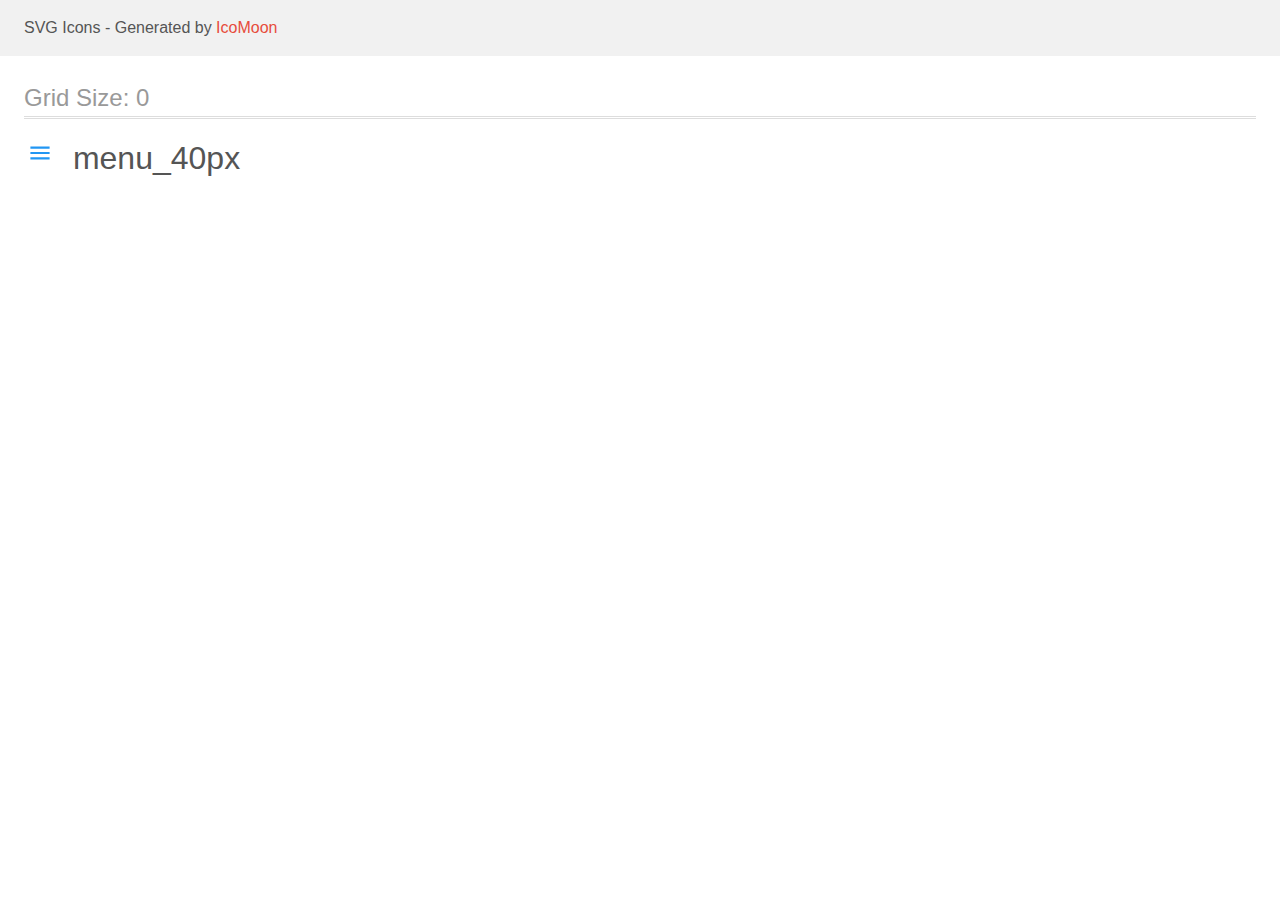
<file: images/for-sprite/icomoon/demo.html>
<!doctype html>
<html>
<head>
    <title>IcoMoon - SVG Icons</title>
    <meta charset="utf-8">
    <meta name="viewport" content="width=device-width, initial-scale=1">
    <link rel="stylesheet" href="demo-files/demo.css">
    <link rel="stylesheet" href="style.css">
</head>
<body>
<svg aria-hidden="true" style="position: absolute; width: 0; height: 0; overflow: hidden;" version="1.1" xmlns="http://www.w3.org/2000/svg" xmlns:xlink="http://www.w3.org/1999/xlink">
<defs>
<symbol id="menu_40px" viewBox="0 0 32 32">
<path fill="#2196f3" style="fill: var(--color1, #2196f3)" d="M6.4 11.733v-2.133h19.2v2.133h-19.2zM6.4 17.067h19.2v-2.133h-19.2v2.133zM6.4 22.4h19.2v-2.133h-19.2v2.133z"></path>
</symbol>
</defs>
</svg>

<header class="bgc1 clearfix">
<div class="mhl">
    <p>SVG Icons - Generated by <a href="https://icomoon.io/app">IcoMoon</a></p>
</div>
</header>
    <div class="clearfix mhl ptl">
        <h1 class="mvm mtn fgc1">Grid Size: 0</h1>
        <div class="glyph fs1">
            <div class="clearfix pbs">
                <svg class="icon menu_40px"><use xlink:href="#menu_40px"></use></svg><span class="name"> menu_40px</span>
            </div>
        </div>
  </div>
<script defer src="svgxuse.js"></script>
</body>
</html>
</file>
<file: images/for-sprite/icomoon/demo-files/demo.css>
body {
  padding: 0;
  margin: 0;
  font-family: sans-serif;
  font-size: 1em;
  line-height: 1.5;
  color: #555;
  background: #fff;
}
h1 {
  font-size: 1.5em;
  font-weight: normal;
  box-shadow: 0 1px #ddd, 0 2px #fff, 0 3px #ddd;
}
small {
  font-size: .66666667em;
}
a {
  color: #e74c3c;
  text-decoration: none;
}
a:hover, a:focus {
  box-shadow: 0 1px #e74c3c;
}
.bshadow0, input {
  box-shadow: inset 0 -2px #e7e7e7;
}
input:hover {
  box-shadow: inset 0 -2px #ccc;
}
input, fieldset {
  font-size: 1em;
  margin: 0;
  padding: 0;
  border: 0;
}
input {
  color: inherit;
  line-height: 1.5;
  height: 1.5em;
  padding: .25em 0;
}
input:focus {
  outline: none;
  box-shadow: inset 0 -2px #449fdb;
}
.glyph {
  font-size: 16px;
  margin-right: 1.5em;
  float: left;
  width: 17em;
}
svg {
  color: #000;
}
.liga {
  width: 80%;
  width: calc(100% - 2.5em);
}
.talign-right {
  text-align: right;
}
.talign-center {
  text-align: center;
}
.bgc1 {
  background: #f1f1f1;
}
.fgc0 {
  color: #000;
}
.fgc1 {
  color: #999;
}
p {
  margin-top: 1em;
  margin-bottom: 1em;
}
.mvm {
  margin-top: .75em;
  margin-bottom: .75em;
}
.mtn {
  margin-top: 0;
}
.mtl, .mal {
  margin-top: 1.5em;
}
.mbl, .mal {
  margin-bottom: 1.5em;
}
.mal, .mhl {
  margin-left: 1.5em;
  margin-right: 1.5em;
}
.mhmm {
  margin-left: 1em;
  margin-right: 1em;
}
.ptl {
  padding-top: 1.5em;
}
.pbs, .pvs {
  padding-bottom: .25em;
}
.pvs, .pts {
  padding-top: .25em;
}
.unit {
  float: left;
}
.unitRight {
  float: right;
}
.size1of2 {
  width: 50%;
}
.size1of1 {
  width: 100%;
}
.clearfix:before, .clearfix:after {
  content: " ";
  display: table;
}
.clearfix:after {
  clear: both;
}
.hidden-true {
  display: none;
}
.textbox0 {
  width: 3em;
  background: #f1f1f1;
  padding: .25em .5em;
  line-height: 1.5;
  height: 1.5em;
}
.fs0 {
  font-size: 16px;
}
.fs1 {
  font-size: 32px;
}
.name {
  margin-left: .25em;
}
</file>
<file: images/for-sprite/icomoon/style.css>
.icon {
  display: inline-block;
  width: 1em;
  height: 1em;
  stroke-width: 0;
  stroke: currentColor;
  fill: currentColor;
}

/* ==========================================
Single-colored icons can be modified like so:
.name {
  font-size: 32px;
  color: red;
}
========================================== */
</file>
<file: css/main.min.css>
:root{--text-font: "Roboto", sans-serif;--text-title: "Raleway", sans-serif;--mostly-used-color: #212121;--mostly-used-color-inverse: #ffffff;--second-level-color: #757575;--accent-color: #2196f3;--logo-first-color: #2196f3;--logo-second-color: #000000;--logo-second-color-inverse: #ffffff;--hero-link-background-color: #2196f3;--hero-background-color: #2f303a;--footer-background-color: #2f303a;--icons-mostly-used-color: #afb1b8;--transit-time: 250ms}.is-hidden{opacity:0;visibility:hidden;pointer-events:none}.visually-hidden{position:absolute;width:1px;height:1px;margin:-1px;padding:0;overflow:hidden;border:0;clip:rect(0 0 0 0)}body{font-family:var(--text-font)}h1,h2,h3,h4,h5,h6,p{margin:0}ul,ol{margin:0;padding:0;list-style:none}img{display:block;max-width:100%;height:auto}a{text-decoration:none;display:block}.container{width:100%;padding:0 15px}.header .container{display:flex;align-items:baseline;justify-content:space-between}@media screen and (min-width: 480px){.container{width:480px;margin:0 auto}}@media screen and (min-width: 768px){.container{width:768px}.header .container{align-items:center}}@media screen and (min-width: 1200px){.container{width:1200px}}.social-list{display:flex;justify-content:center}.social-list-item:not(:last-child){margin-right:10px}.social-list-link{display:flex;justify-content:center;align-items:center;width:44px;height:44px;border-radius:50%;transition:background-color var(--transit-time) cubic-bezier(0.4, 0, 0.2, 1)}.social-list-link:hover,.social-list-link:focus{background-color:var(--accent-color) !important}.social-list-icon{width:20px;height:20px;fill:var(--icons-mostly-used-color);transition:fill var(--transit-time) cubic-bezier(0.4, 0, 0.2, 1)}.social-list-link:hover .social-list-icon,.social-list-link:focus .social-list-icon{fill:var(--mostly-used-color-inverse)}.join .social-list-icon{width:20px;height:20px;fill:var(--mostly-used-color-inverse)}.section-title{font-weight:700;font-size:28px;line-height:1.178;text-align:center;letter-spacing:0.03em;color:var(--mostly-used-color);margin-bottom:30px}@media screen and (min-width: 1200px){.section-title{font-size:36px;line-height:1.667;margin-bottom:50px}}.header{border-bottom:1px solid #ececec}.logo{font-family:var(--text-title);font-weight:700;font-size:26px;line-height:1.192;letter-spacing:0.03em;color:var(--logo-first-color);display:inline-block;padding:15px 0;margin-right:93px}.logo-second{color:var(--logo-second-color)}@media screen and (max-width: 767px){.navigation-list{display:none}.contacts-list{display:none}.burger-btn{background-color:transparent;border:none;padding:0}.burger-icon{width:24px;height:16px}.burger-icon:hover,.burger-icon:focus{fill:var(--accent-color)}.mobile-menu{position:fixed;z-index:100;width:100vw;height:100vh;top:0;left:50%;transform:translateX(-200%);background-color:#fff;box-shadow:0px 4px 8px rgba(0,0,0,0.04),0px 2px 4px rgba(0,0,0,0.08),0px 1px 3px rgba(0,0,0,0.16);transition:transform var(--transit-time) cubic-bezier(0.4, 0, 0.2, 1);padding-top:48px;padding-left:40px}.mobile-menu.is-open{transform:translateX(-50%)}.mobile-menu-links-wrapper{margin-top:auto}.mobile-menu-wrapper{height:90%;display:flex;flex-direction:column;justify-content:space-between}.mobile-menu-nav-item:not(:last-child){margin-bottom:30px}.mobile-menu-nav-link{font-weight:500;font-size:40px;line-height:1.175;letter-spacing:0.02em;color:var(--mostly-used-color)}.mobile-menu-nav-link:hover,.mobile-menu-nav-link:focus{color:var(--accent-color)}.mobile-close-btn{background-color:transparent;border:none;padding:0}.mobile-close-icon{position:absolute;top:20px;right:20px;width:19px;height:19px}.mobile-close-icon:hover,.mobile-close-icon:focus{fill:var(--accent-color)}.mobile-contacts-item:first-child{margin-bottom:32px}.mobile-contacts-item:last-child{margin-bottom:64px}.mobile-contacts-tel-link{font-weight:500;font-size:34px;line-height:1.176;letter-spacing:0.02em;color:var(--accent-color)}.mobile-contacts-mail-link{font-weight:500;font-size:24px;line-height:1.167;letter-spacing:0.02em;color:var(--second-level-color)}.mobile-social-list{display:flex;flex-wrap:wrap}.mobile-social-list-item{display:flex}.mobile-social-list-item:not(:last-child){margin-right:10px}.mobile-social-list-item:not(:last-child)::after{display:block;content:"";width:1px;height:22px;background-color:rgba(33,33,33,0.2);margin-left:10px}.mobile-social-list-link{font-weight:500;font-size:18px;line-height:1.222;letter-spacing:0.02em;color:var(--accent-color)}}@media screen and (min-width: 768px){.burger-btn{display:none}.mobile-menu{display:none}.navigation{display:flex;align-items:center}.navigation-list{display:flex}.navigation-list-item:not(:last-child){margin-right:50px}.navigation-list-link{font-weight:500;font-size:14px;line-height:1.143;letter-spacing:0.02em;color:var(--mostly-used-color);display:inline-block;padding:32px 0;transition:color var(--transit-time) cubic-bezier(0.4, 0, 0.2, 1)}.navigation-list-link:hover,.navigation-list-link:focus{color:var(--accent-color)}.current-page{color:var(--accent-color);position:relative}.current-page::after{position:absolute;bottom:-1px;display:block;content:"";width:100%;height:4px;border-radius:2px;background-color:var(--accent-color)}.icon-envelope{width:16px;height:12px;fill:currentColor;margin-right:10px}.icon-smartphone{width:10px;height:16px;fill:currentColor;margin-right:10px}.contacts-list-link{font-weight:500;font-size:14px;line-height:1.143;letter-spacing:0.02em;color:var(--second-level-color);display:flex;align-items:center;transition:color var(--transit-time) cubic-bezier(0.4, 0, 0.2, 1)}.contacts-list-link:hover,.contacts-list-link:focus{color:var(--accent-color)}}@media screen and (max-width: 1199px){.contacts-list-item:not(:last-child){margin-bottom:10px}}@media screen and (min-width: 1200px){.contacts-list{display:flex;margin-left:auto}.contacts-list-link{padding:32px 0}.contacts-list-item:not(:last-child){margin-right:50px}}.hero{background-color:var(--hero-background-color);text-align:center;margin:0 auto;padding-top:118px;padding-bottom:118px;max-width:480px;height:400px;background-image:linear-gradient(rgba(47,48,58,0.4), rgba(47,48,58,0.4)),url("../images/mobile/studio/hero/hero.jpg");background-size:cover;background-position:center}@media screen and (min-device-pixel-ratio: 2), screen and (min-resolution: 192dpi), screen and (min-resolution: 2dppx){.hero{background-image:linear-gradient(rgba(47,48,58,0.4), rgba(47,48,58,0.4)),url("../images/mobile/studio/hero/hero@2x.jpg")}}.hero-title-link{background-color:var(--hero-link-background-color);font-weight:700;font-size:16px;line-height:1.875;align-items:center;text-align:center;letter-spacing:0.06em;color:var(--mostly-used-color-inverse);border-radius:4px;cursor:pointer;display:inline-block;min-width:200px;min-height:50px;padding-left:32px;padding-right:32px;padding-top:10px;padding-bottom:10px}@media screen and (min-width: 768px){.hero{max-width:768px;height:400px;background-image:linear-gradient(rgba(47,48,58,0.4), rgba(47,48,58,0.4)),url("../images/tablet/studio/hero/hero.jpg")}}@media screen and (min-width: 768px) and (min-device-pixel-ratio: 2), screen and (min-width: 768px) and (min-resolution: 192dpi), screen and (min-width: 768px) and (min-resolution: 2dppx){.hero{background-image:linear-gradient(rgba(47,48,58,0.4), rgba(47,48,58,0.4)),url("../images/tablet/studio/hero/hero@2x.jpg")}}@media screen and (max-width: 1199px){.hero-title-container{margin:0 auto;max-width:360px;height:84px}.hero-title{font-weight:900;font-size:26px;line-height:1.615;text-align:center;letter-spacing:0.06em;text-transform:uppercase;color:var(--mostly-used-color-inverse);margin-bottom:30px}}@media screen and (min-width: 1200px){.hero{max-width:1600px;height:600px;padding-top:200px;padding-bottom:200px;background-image:linear-gradient(rgba(47,48,58,0.4), rgba(47,48,58,0.4)),url("../images/pc/studio/hero/hero.jpg")}}@media screen and (min-width: 1200px) and (min-device-pixel-ratio: 2), screen and (min-width: 1200px) and (min-resolution: 192dpi), screen and (min-width: 1200px) and (min-resolution: 2dppx){.hero .hero{background-image:linear-gradient(rgba(47,48,58,0.4), rgba(47,48,58,0.4)),url("../images/pc/studio/hero/hero@2x.jpg")}}@media screen and (min-width: 1200px){.hero .hero-title-container{margin:0 auto;max-width:696px;height:120px}.hero .hero-title{font-weight:900;font-size:44px;line-height:1.364;text-align:center;letter-spacing:0.06em;text-transform:uppercase;color:var(--mostly-used-color-inverse);margin-bottom:30px}}.advantages{padding:60px 15px}.advantages-icon-thumb{max-width:450px;height:120px;background-color:#f5f4fa;display:flex;align-items:center;justify-content:center;margin-bottom:30px}.advantages-icon{width:70px;height:70px}.advantages-list-item-title{font-weight:700;font-size:14px;line-height:1.143;letter-spacing:0.03em;text-transform:uppercase;margin-bottom:10px;text-align:center}.advantages-description{font-weight:400;font-size:14px;line-height:1.714;letter-spacing:0.03em;color:var(--second-level-color)}@media screen and (max-width: 767px){.advantages-list-item:not(:last-child){margin-bottom:30px}}@media screen and (min-width: 768px){.advantages-list{display:flex;flex-wrap:wrap}.advantages-list-item{width:354px}.advantages-list-item:nth-child(1),.advantages-list-item:nth-child(2){margin-bottom:30px}.advantages-list-item:nth-child(odd){margin-right:30px}.advantages-icon-thumb{width:354px;height:120px}.advantages-list-item-title{text-align:left}}@media screen and (min-width: 1200px){.advantages{padding:94px 215px}.advantages-list{display:flex;flex-wrap:nowrap}.advantages-icon-thumb{width:270px;height:120px}.advantages-list-item{width:270px}.advantages-list-item:not(:last-child){margin-right:30px}}@media screen and (max-width: 1999px){.what-are-we-doing{display:none}}@media screen and (min-width: 1200px){.what-are-we-doing{display:block;padding-bottom:106px}}.what-are-we-doing-list{display:flex}.what-are-we-doing-list-item{position:relative}.what-are-we-doing-list-item:not(:last-child){margin-right:30px}.what-are-we-doing-list-item>.img-description{position:absolute;bottom:0;font-weight:700;font-size:14px;line-height:1.143;text-align:center;letter-spacing:0.03em;text-transform:uppercase;color:var(--mostly-used-color-inverse);padding-top:27px;padding-bottom:27px;width:370px;height:70px;background:rgba(47,48,58,0.8)}.team{padding:60px 0;background-color:#f5f4fa;text-align:center}.team-list-item{background:#ffffff;box-shadow:0px 1px 3px rgba(0,0,0,0.12),0px 1px 1px rgba(0,0,0,0.14),0px 2px 1px rgba(0,0,0,0.2);border-radius:0px 0px 4px 4px}.team-member-photo{margin:0 auto}.team-list-item-container{padding-top:30px;padding-bottom:24px;padding-left:32px;padding-right:32px}.team-member{font-weight:500;font-size:16px;line-height:1.187;text-align:center;letter-spacing:0.03em;color:var(--mostly-used-color);margin-bottom:10px}.team-member-description{font-weight:400;font-size:16px;line-height:1.187;text-align:center;letter-spacing:0.03em;color:var(--second-level-color);margin-bottom:16px}@media screen and (max-width: 767px){.team-list-item:not(:last-child){margin-bottom:30px}}@media screen and (min-width: 768px){.team-list{display:flex;flex-wrap:wrap}}@media screen and (min-width: 768px) and (max-width: 1199px){.team-list-item{flex-basis:calc(100% / 2 - 15px)}.team-list-item:nth-child(1),.team-list-item:nth-child(2){margin-bottom:30px}.team-list-item:nth-child(odd){margin-right:30px}}@media screen and (min-width: 1200px){.team{padding:94px 0}.team .section-title{margin-bottom:50px}.team-list-item-container{padding:30px 32px}.team-list{margin-right:-30px}.team-list-item{flex-basis:calc(100% / 4 - 30px);margin-right:30px}}.clients{padding-top:60px;padding-bottom:60px}.clients-list{justify-content:center;display:flex;flex-wrap:wrap;margin-bottom:-30px}.clients-list-item{margin-bottom:30px}.clients-list-link{width:210px;height:90px;display:flex;justify-content:center;align-items:center;border:1px solid #afb1b8;border-radius:4px;transition:border-color var(--transit-time) cubic-bezier(0.4, 0, 0.2, 1)}.clients-list-link:hover,.clients-list-link:focus{border-color:var(--accent-color)}.clients-icon{fill:var(--icons-mostly-used-color);transition:fill var(--transit-time) cubic-bezier(0.4, 0, 0.2, 1)}.clients-list-link:hover .clients-icon,.clients-list-link:focus .clients-icon{fill:var(--accent-color)}.clients-icon-1{width:45px;height:50px}.clients-icon-2{width:40px;height:52px}.clients-icon-3{width:41px;height:43px}.clients-icon-4{width:80px;height:43px}.clients-icon-5{width:59px;height:47px}.clients-icon-6{width:89px;height:46px}@media screen and (min-width: 480px) and (max-width: 767px){.clients-list-item:nth-child(odd){margin-right:30px}}@media screen and (min-width: 768px) and (max-width: 1199px){.clients-list-item:nth-child(1),.clients-list-item:nth-child(2),.clients-list-item:nth-child(4),.clients-list-item:nth-child(5){margin-right:30px}}@media screen and (min-width: 768px){.clients-list-link{width:226px}}@media screen and (min-width: 1200px){.clients{padding-top:94px;padding-bottom:94px}.clients-list{justify-content:space-between}.clients-list-link{width:170px}}.projects{padding-top:60px;padding-bottom:60px}.filter-list{margin-bottom:40px;display:flex;flex-wrap:wrap}.filter-list-btn{font-weight:500;font-size:16px;line-height:1.625;text-align:center;letter-spacing:0.03em;color:var(--mostly-used-color);border:none;border-radius:4px;padding:6px 22px;transition:background-color var(--transit-time) cubic-bezier(0.4, 0, 0.2, 1),color var(--transit-time) cubic-bezier(0.4, 0, 0.2, 1),box-shadow var(--transit-time) cubic-bezier(0.4, 0, 0.2, 1)}.filter-list-btn:hover,.filter-list-btn:focus{background-color:var(--accent-color);color:var(--mostly-used-color-inverse);cursor:pointer;box-shadow:0px 3px 1px rgba(0,0,0,0.1),0px 1px 2px rgba(0,0,0,0.08),0px 2px 2px rgba(0,0,0,0.12);outline:none}.filter-list-item:not(:last-child){margin-right:8px}@media screen and (max-width: 767px){.filter-list-item:nth-child(1),.filter-list-item:nth-child(3){margin-bottom:15px}}@media screen and (min-width: 768px){.filter-list{justify-content:center;flex-wrap:nowrap;margin-bottom:30px}}@media screen and (min-width: 1200px){.filter-list{margin-bottom:50px}.projects{padding-top:94px;padding-bottom:94px}}.projects-list-link:hover,.projects-list-link:focus{box-shadow:0px 1px 1px rgba(0,0,0,0.12),0px 4px 4px rgba(0,0,0,0.06),1px 4px 6px rgba(0,0,0,0.16)}.project-photo-wrapper{position:relative;overflow:hidden}.project-photo-overlay{position:absolute;width:100%;height:100%;left:0;top:0;transform:translateY(100%);transition:transform var(--transit-time) cubic-bezier(0.4, 0, 0.2, 1);padding:63px 24px;font-weight:400;font-size:18px;line-height:1.555;letter-spacing:0.03em;color:var(--mostly-used-color-inverse);background-color:rgba(33,150,243,0.9)}.projects-list-link:hover .project-photo-overlay,.projects-list-link:focus .project-photo-overlay{transform:translateY(0)}.projects-list-item{outline:1px solid #eeeeee}.projects-list-item:not(:last-child){margin-bottom:30px}.project-list-item-container{padding-top:20px;padding-right:24px;padding-bottom:20px;padding-left:24px}.projects-list-item-title{font-weight:700;font-size:18px;line-height:2;letter-spacing:0.06em;color:var(--mostly-used-color);margin-bottom:4px}.projects-list-item-description{font-weight:400;font-size:16px;line-height:1.875;letter-spacing:0.03em;color:var(--second-level-color)}@media screen and (min-width: 768px){.projects-list{display:flex;flex-wrap:wrap;margin-right:-30px;margin-bottom:-30px}.projects-list-item{flex-basis:calc(100% / 2 - 30px);margin-right:30px;margin-bottom:30px;transition:box-shadow var(--transit-time) cubic-bezier(0.4, 0, 0.2, 1)}}@media screen and (min-width: 1200px){.projects-list-item{flex-basis:calc(100% / 3 - 30px)}}.footer{background-color:var(--footer-background-color);margin:0 auto;padding-top:60px;padding-bottom:60px}.footer .logo{margin-right:0;margin-bottom:20px;padding:0}.logo-second-inverse{color:var(--logo-second-color-inverse)}.adress-container{font-style:normal}.adress{font-weight:400;font-size:14px;line-height:1.714;letter-spacing:0.03em;color:var(--mostly-used-color-inverse);margin-bottom:9px}.footer-left-side{text-align:center}.footer-contacts-list-item:not(:last-child){margin-bottom:9px}.footer-contacts-list-link{font-weight:400;font-size:14px;line-height:1.714;letter-spacing:0.03em;color:var(--second-level-color);transition:color var(--transit-time) cubic-bezier(0.4, 0, 0.2, 1)}.footer-contacts-list-link:hover,.footer-contacts-list-link:focus{color:var(--accent-color)}.join .social-list-link{background-color:rgba(255,255,255,0.1)}.join-title{font-weight:700;font-size:14px;line-height:1.143;letter-spacing:0.03em;text-transform:uppercase;color:var(--mostly-used-color-inverse);text-align:center;margin-bottom:20px}.subscribe .join-title{margin-bottom:20px}.subscribe-form{text-align:center}.subscribe input{width:100%;height:50px;margin-bottom:20px;padding:15px;border:1px solid rgba(255,255,255,0.3);filter:drop-shadow(0px 4px 4px rgba(0,0,0,0.15));border-radius:4px;background-color:inherit;color:var(--mostly-used-color-inverse)}.subscribe input::placeholder{color:rgba(117,117,117,0.5)}.subscribe button{position:relative;font-weight:700;font-size:16px;line-height:1.875;letter-spacing:0.06em;color:var(--mostly-used-color-inverse);width:200px;height:50px;background:var(--accent-color);box-shadow:0px 4px 4px rgba(0,0,0,0.15);border-radius:4px;border:none;padding:10px 29px;padding-right:62px}.footer-send-icon{position:absolute;top:50%;right:28px;transform:translateY(-50%);fill:var(--mostly-used-color-inverse);width:24px;height:24px}@media screen and (max-width: 767px){.join{margin-bottom:60px}.footer-left-side{margin-bottom:60px}}@media screen and (min-width: 768px) and (max-width: 1199px){.subscribe input{width:450px}}@media screen and (min-width: 768px){.footer-container{display:flex;align-items:baseline}}@media screen and (min-width: 768px) and (max-width: 1199px){.footer-container{flex-wrap:wrap;justify-content:space-around}.footer-left-side{margin-bottom:60px}.subscribe{margin:0 auto}.subscribe-form{align-items:center;display:flex;flex-direction:column}}@media screen and (min-width: 1200px){.join{margin-right:109px}.join-title{text-align:left}.subscribe input{width:352px;height:50px;margin-right:12px}.footer-left-side{margin-right:70px;text-align:left}}.backdrop{position:fixed;top:0;left:0;width:100%;height:100%;background-color:rgba(0,0,0,0.2);transition:var(--transit-time) cubic-bezier(0.4, 0, 0.2, 1)}.modal{position:absolute;top:50%;left:50%;transform:translate(-50%, -50%);background-color:var(--mostly-used-color-inverse);box-shadow:0px 1px 3px rgba(0,0,0,0.12),0px 1px 1px rgba(0,0,0,0.14),0px 2px 1px rgba(0,0,0,0.2);border-radius:4px;padding:40px}.modal-close-btn{position:absolute;top:8px;right:8px;width:30px;height:30px;background-color:var(--mostly-used-color-inverse);border:1px solid rgba(0,0,0,0.1);border-radius:50%;cursor:pointer;display:flex;align-items:center;justify-content:center}.modal-close-icon{width:11px;height:11px}.call{font-weight:700;font-size:20px;line-height:1.5;letter-spacing:0.03em;color:var(--mostly-used-color);margin-bottom:12px;text-align:center}.modal-form{display:flex;flex-direction:column}.modal-form-input-label{font-weight:400;font-size:12px;line-height:1.167;letter-spacing:0.01em;color:var(--second-level-color);margin-bottom:10px}.description-wrapper{display:block;margin-bottom:4px}.modal-form-input-wrapper{position:relative}.modal-form-input{font-weight:400;font-size:14px;line-height:1.143;letter-spacing:0.01em;color:var(--mostly-used-color);width:100%;height:40px;padding:0 39px;border:1px solid rgba(33,33,33,0.2);border-radius:4px;transition:border-color var(--transit-time) cubic-bezier(0.4, 0, 0.2, 1)}.modal-form-input:focus{border-color:var(--accent-color);outline:none}.modal-form-icon{position:absolute;width:18px;height:18px;left:12px;top:50%;transform:translateY(-50%);fill:var(--mostly-used-color);transition:fill var(--transit-time) cubic-bezier(0.4, 0, 0.2, 1)}.modal-form-input:focus+.modal-form-icon{fill:var(--accent-color)}.user-message-label{font-weight:400;font-size:12px;line-height:1.167;letter-spacing:0.01em;color:var(--second-level-color)}.modal-form-message{font-weight:400;font-size:14px;line-height:1.143;letter-spacing:0.01em;color:var(--mostly-used-color);width:100%;height:120px;margin-bottom:20px;padding:12px 16px;border:1px solid rgba(33,33,33,0.2);border-radius:4px;resize:none;transition:border-color var(--transit-time) cubic-bezier(0.4, 0, 0.2, 1)}.modal-form-message:focus{border-color:var(--accent-color);outline:none}.modal-form-message::placeholder{color:rgba(117,117,117,0.5)}.checkbox-label{position:relative;font-weight:400;font-size:12px;line-height:1.167;letter-spacing:0.03em;color:var(--second-level-color);display:flex;align-items:center;justify-content:center;margin-bottom:30px}@media screen and (max-width: 1199px){.checkbox-label::before{content:"";padding-left:23px}}.modal-form-check-policy{margin-right:9px}.modal-form-check-policy:focus ~ .checkbox-icon{outline:solid black 2px}.modal-form-check-policy:checked ~ .checkbox-icon{border:none;background-color:var(--accent-color)}.policy{color:var(--accent-color);display:inline-block;text-decoration:underline}.policy::before{content:"";padding-left:5px}.checkbox-icon{position:absolute;top:50%;left:0px;transform:translateY(-50%);width:16px;height:15px;border:2px solid var(--mostly-used-color);border-radius:2px}.modal-form-btn{font-weight:700;font-size:16px;line-height:1.875;text-align:center;letter-spacing:0.06em;color:var(--mostly-used-color-inverse);background-color:var(--accent-color);box-shadow:0px 1px 3px rgba(0,0,0,0.12),0px 1px 1px rgba(0,0,0,0.14),0px 2px 1px rgba(0,0,0,0.2);border-radius:4px;width:200px;height:50px;padding:10px 55px;border:none;margin:0 auto;cursor:pointer}@media screen and (min-width: 480px){.modal{width:450px}}@media screen and (min-width: 1200px){.modal{width:528px;height:581px}.call{line-height:1.15}.checkbox-label{font-size:14px;line-height:1.714}}
/*# sourceMappingURL=main.min.css.map */
</file>
<file: css/portfolio.min.css>
:root{--text-font: "Roboto", sans-serif;--text-title: "Raleway", sans-serif;--mostly-used-color: #212121;--mostly-used-color-inverse: #ffffff;--second-level-color: #757575;--accent-color: #2196f3;--logo-first-color: #2196f3;--logo-second-color: #000000;--logo-second-color-inverse: #ffffff;--hero-link-background-color: #2196f3;--hero-background-color: #2f303a;--footer-background-color: #2f303a;--icons-mostly-used-color: #afb1b8;--transit-time: 250ms}.visually-hidden{position:absolute;width:1px;height:1px;margin:-1px;padding:0;overflow:hidden;border:0;clip:rect(0 0 0 0)}body{font-family:var(--text-font)}h1,h2,h3,h4,h5,h6,p{margin:0}ul,ol{margin:0;padding:0;list-style:none}img{display:block;max-width:100%;height:auto}a{text-decoration:none;display:block}.container{width:100%;padding:0 15px}.header .container{display:flex;align-items:baseline;justify-content:space-between}@media screen and (min-width: 480px){.container{width:480px;margin:0 auto}}@media screen and (min-width: 768px){.container{width:768px}.header .container{align-items:center}}@media screen and (min-width: 1200px){.container{width:1200px}}.social-list{display:flex;justify-content:center}.social-list-item:not(:last-child){margin-right:10px}.social-list-link{display:flex;justify-content:center;align-items:center;width:44px;height:44px;border-radius:50%;transition:background-color var(--transit-time) cubic-bezier(0.4, 0, 0.2, 1)}.social-list-link:hover,.social-list-link:focus{background-color:var(--accent-color) !important}.social-list-icon{width:20px;height:20px;fill:var(--icons-mostly-used-color);transition:fill var(--transit-time) cubic-bezier(0.4, 0, 0.2, 1)}.social-list-link:hover .social-list-icon,.social-list-link:focus .social-list-icon{fill:var(--mostly-used-color-inverse)}.join .social-list-icon{width:20px;height:20px;fill:var(--mostly-used-color-inverse)}.header{border-bottom:1px solid #ececec}.logo{font-family:var(--text-title);font-weight:700;font-size:26px;line-height:1.192;letter-spacing:0.03em;color:var(--logo-first-color);display:inline-block;padding:15px 0;margin-right:93px}.logo-second{color:var(--logo-second-color)}@media screen and (max-width: 767px){.navigation-list{display:none}.contacts-list{display:none}.burger-btn{background-color:transparent;border:none;padding:0}.burger-icon{width:24px;height:16px}.burger-icon:hover,.burger-icon:focus{fill:var(--accent-color)}.mobile-menu{position:fixed;z-index:100;width:100vw;height:100vh;top:0;left:50%;transform:translateX(-200%);background-color:#fff;box-shadow:0px 4px 8px rgba(0,0,0,0.04),0px 2px 4px rgba(0,0,0,0.08),0px 1px 3px rgba(0,0,0,0.16);transition:transform var(--transit-time) cubic-bezier(0.4, 0, 0.2, 1);padding-top:48px;padding-left:40px}.mobile-menu.is-open{transform:translateX(-50%)}.mobile-menu-links-wrapper{margin-top:auto}.mobile-menu-wrapper{height:90%;display:flex;flex-direction:column;justify-content:space-between}.mobile-menu-nav-item:not(:last-child){margin-bottom:30px}.mobile-menu-nav-link{font-weight:500;font-size:40px;line-height:1.175;letter-spacing:0.02em;color:var(--mostly-used-color)}.mobile-menu-nav-link:hover,.mobile-menu-nav-link:focus{color:var(--accent-color)}.mobile-close-btn{background-color:transparent;border:none;padding:0}.mobile-close-icon{position:absolute;top:20px;right:20px;width:19px;height:19px}.mobile-close-icon:hover,.mobile-close-icon:focus{fill:var(--accent-color)}.mobile-contacts-item:first-child{margin-bottom:32px}.mobile-contacts-item:last-child{margin-bottom:64px}.mobile-contacts-tel-link{font-weight:500;font-size:34px;line-height:1.176;letter-spacing:0.02em;color:var(--accent-color)}.mobile-contacts-mail-link{font-weight:500;font-size:24px;line-height:1.167;letter-spacing:0.02em;color:var(--second-level-color)}.mobile-social-list{display:flex;flex-wrap:wrap}.mobile-social-list-item{display:flex}.mobile-social-list-item:not(:last-child){margin-right:10px}.mobile-social-list-item:not(:last-child)::after{display:block;content:"";width:1px;height:22px;background-color:rgba(33,33,33,0.2);margin-left:10px}.mobile-social-list-link{font-weight:500;font-size:18px;line-height:1.222;letter-spacing:0.02em;color:var(--accent-color)}}@media screen and (min-width: 768px){.burger-btn{display:none}.mobile-menu{display:none}.navigation{display:flex;align-items:center}.navigation-list{display:flex}.navigation-list-item:not(:last-child){margin-right:50px}.navigation-list-link{font-weight:500;font-size:14px;line-height:1.143;letter-spacing:0.02em;color:var(--mostly-used-color);display:inline-block;padding:32px 0;transition:color var(--transit-time) cubic-bezier(0.4, 0, 0.2, 1)}.navigation-list-link:hover,.navigation-list-link:focus{color:var(--accent-color)}.current-page{color:var(--accent-color);position:relative}.current-page::after{position:absolute;bottom:-1px;display:block;content:"";width:100%;height:4px;border-radius:2px;background-color:var(--accent-color)}.icon-envelope{width:16px;height:12px;fill:currentColor;margin-right:10px}.icon-smartphone{width:10px;height:16px;fill:currentColor;margin-right:10px}.contacts-list-link{font-weight:500;font-size:14px;line-height:1.143;letter-spacing:0.02em;color:var(--second-level-color);display:flex;align-items:center;transition:color var(--transit-time) cubic-bezier(0.4, 0, 0.2, 1)}.contacts-list-link:hover,.contacts-list-link:focus{color:var(--accent-color)}}@media screen and (max-width: 1199px){.contacts-list-item:not(:last-child){margin-bottom:10px}}@media screen and (min-width: 1200px){.contacts-list{display:flex;margin-left:auto}.contacts-list-link{padding:32px 0}.contacts-list-item:not(:last-child){margin-right:50px}}.projects{padding-top:60px;padding-bottom:60px}.filter-list{margin-bottom:40px;display:flex;flex-wrap:wrap}.filter-list-btn{font-weight:500;font-size:16px;line-height:1.625;text-align:center;letter-spacing:0.03em;color:var(--mostly-used-color);border:none;border-radius:4px;padding:6px 22px;transition:background-color var(--transit-time) cubic-bezier(0.4, 0, 0.2, 1),color var(--transit-time) cubic-bezier(0.4, 0, 0.2, 1),box-shadow var(--transit-time) cubic-bezier(0.4, 0, 0.2, 1)}.filter-list-btn:hover,.filter-list-btn:focus{background-color:var(--accent-color);color:var(--mostly-used-color-inverse);cursor:pointer;box-shadow:0px 3px 1px rgba(0,0,0,0.1),0px 1px 2px rgba(0,0,0,0.08),0px 2px 2px rgba(0,0,0,0.12);outline:none}.filter-list-item:not(:last-child){margin-right:8px}@media screen and (max-width: 767px){.filter-list-item:nth-child(1),.filter-list-item:nth-child(3){margin-bottom:15px}}@media screen and (min-width: 768px){.filter-list{justify-content:center;flex-wrap:nowrap;margin-bottom:30px}}@media screen and (min-width: 1200px){.filter-list{margin-bottom:50px}.projects{padding-top:94px;padding-bottom:94px}}.projects-list-link:hover,.projects-list-link:focus{box-shadow:0px 1px 1px rgba(0,0,0,0.12),0px 4px 4px rgba(0,0,0,0.06),1px 4px 6px rgba(0,0,0,0.16)}.project-photo-wrapper{position:relative;overflow:hidden}.project-photo-overlay{position:absolute;width:100%;height:100%;left:0;top:0;transform:translateY(100%);transition:transform var(--transit-time) cubic-bezier(0.4, 0, 0.2, 1);padding:63px 24px;font-weight:400;font-size:18px;line-height:1.555;letter-spacing:0.03em;color:var(--mostly-used-color-inverse);background-color:rgba(33,150,243,0.9)}.projects-list-link:hover .project-photo-overlay,.projects-list-link:focus .project-photo-overlay{transform:translateY(0)}.projects-list-item{outline:1px solid #eeeeee}.projects-list-item:not(:last-child){margin-bottom:30px}.project-list-item-container{padding-top:20px;padding-right:24px;padding-bottom:20px;padding-left:24px}.projects-list-item-title{font-weight:700;font-size:18px;line-height:2;letter-spacing:0.06em;color:var(--mostly-used-color);margin-bottom:4px}.projects-list-item-description{font-weight:400;font-size:16px;line-height:1.875;letter-spacing:0.03em;color:var(--second-level-color)}@media screen and (min-width: 768px){.projects-list{display:flex;flex-wrap:wrap;margin-right:-30px;margin-bottom:-30px}.projects-list-item{flex-basis:calc(100% / 2 - 30px);margin-right:30px;margin-bottom:30px;transition:box-shadow var(--transit-time) cubic-bezier(0.4, 0, 0.2, 1)}}@media screen and (min-width: 1200px){.projects-list-item{flex-basis:calc(100% / 3 - 30px)}}.footer{background-color:var(--footer-background-color);margin:0 auto;padding-top:60px;padding-bottom:60px}.footer .logo{margin-right:0;margin-bottom:20px;padding:0}.logo-second-inverse{color:var(--logo-second-color-inverse)}.adress-container{font-style:normal}.adress{font-weight:400;font-size:14px;line-height:1.714;letter-spacing:0.03em;color:var(--mostly-used-color-inverse);margin-bottom:9px}.footer-left-side{text-align:center}.footer-contacts-list-item:not(:last-child){margin-bottom:9px}.footer-contacts-list-link{font-weight:400;font-size:14px;line-height:1.714;letter-spacing:0.03em;color:var(--second-level-color);transition:color var(--transit-time) cubic-bezier(0.4, 0, 0.2, 1)}.footer-contacts-list-link:hover,.footer-contacts-list-link:focus{color:var(--accent-color)}.join .social-list-link{background-color:rgba(255,255,255,0.1)}.join-title{font-weight:700;font-size:14px;line-height:1.143;letter-spacing:0.03em;text-transform:uppercase;color:var(--mostly-used-color-inverse);text-align:center;margin-bottom:20px}.subscribe .join-title{margin-bottom:20px}.subscribe-form{text-align:center}.subscribe input{width:100%;height:50px;margin-bottom:20px;padding:15px;border:1px solid rgba(255,255,255,0.3);filter:drop-shadow(0px 4px 4px rgba(0,0,0,0.15));border-radius:4px;background-color:inherit;color:var(--mostly-used-color-inverse)}.subscribe input::placeholder{color:rgba(117,117,117,0.5)}.subscribe button{position:relative;font-weight:700;font-size:16px;line-height:1.875;letter-spacing:0.06em;color:var(--mostly-used-color-inverse);width:200px;height:50px;background:var(--accent-color);box-shadow:0px 4px 4px rgba(0,0,0,0.15);border-radius:4px;border:none;padding:10px 29px;padding-right:62px}.footer-send-icon{position:absolute;top:50%;right:28px;transform:translateY(-50%);fill:var(--mostly-used-color-inverse);width:24px;height:24px}@media screen and (max-width: 767px){.join{margin-bottom:60px}.footer-left-side{margin-bottom:60px}}@media screen and (min-width: 768px) and (max-width: 1199px){.subscribe input{width:450px}}@media screen and (min-width: 768px){.footer-container{display:flex;align-items:baseline}}@media screen and (min-width: 768px) and (max-width: 1199px){.footer-container{flex-wrap:wrap;justify-content:space-around}.footer-left-side{margin-bottom:60px}.subscribe{margin:0 auto}.subscribe-form{align-items:center;display:flex;flex-direction:column}}@media screen and (min-width: 1200px){.join{margin-right:109px}.join-title{text-align:left}.subscribe input{width:352px;height:50px;margin-right:12px}.footer-left-side{margin-right:70px;text-align:left}}
/*# sourceMappingURL=portfolio.min.css.map */
</file>
